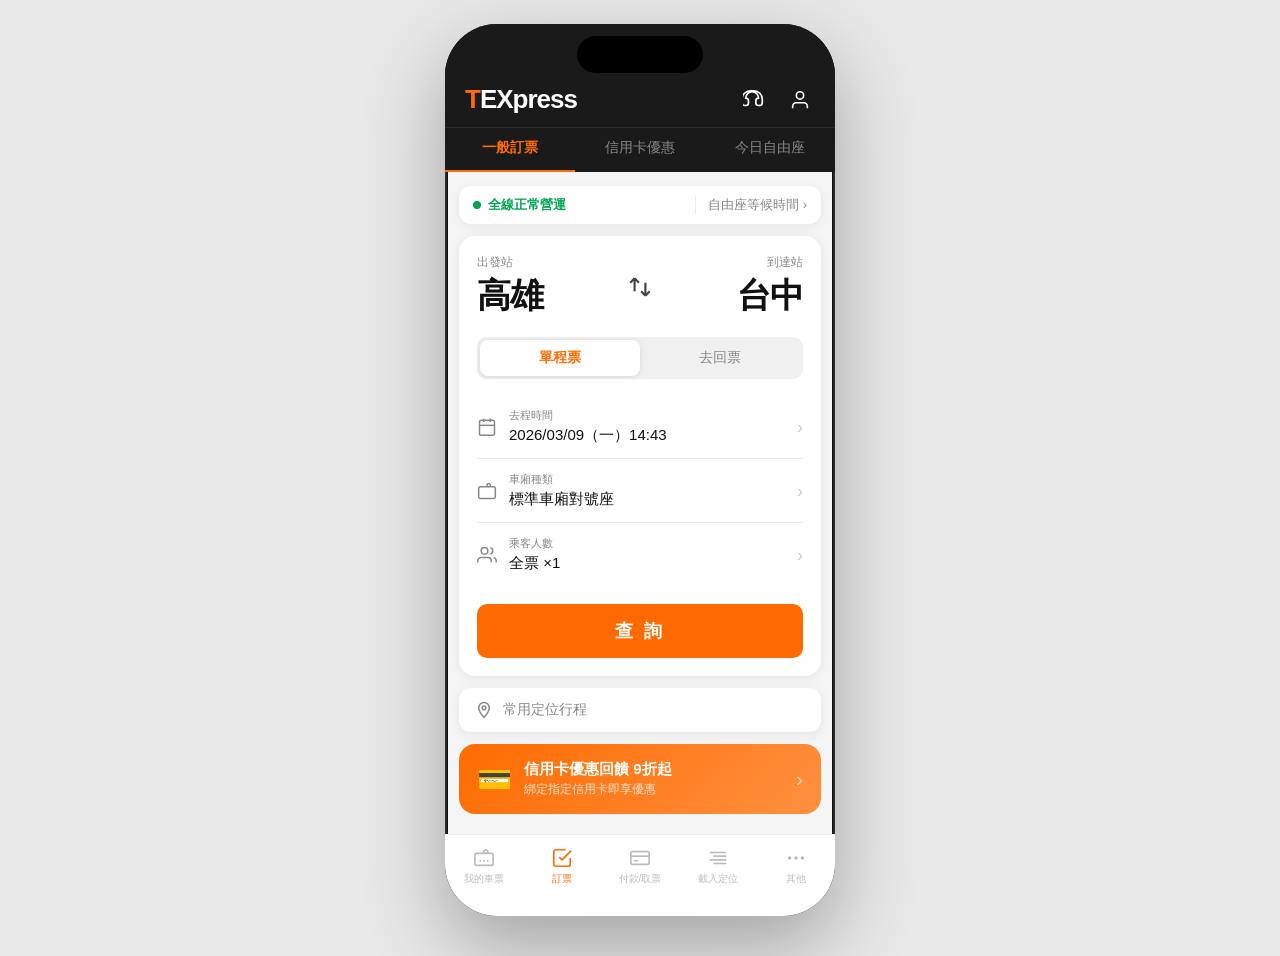
<file: index.html>
<!DOCTYPE html>
<html>
<head>
<meta charset="UTF-8">
<meta http-equiv="refresh" content="0; url=frontend/pages/booking.html">
</head>
<body>
<script>window.location.href = 'frontend/pages/booking.html';</script>
</body>
</html>
</file>
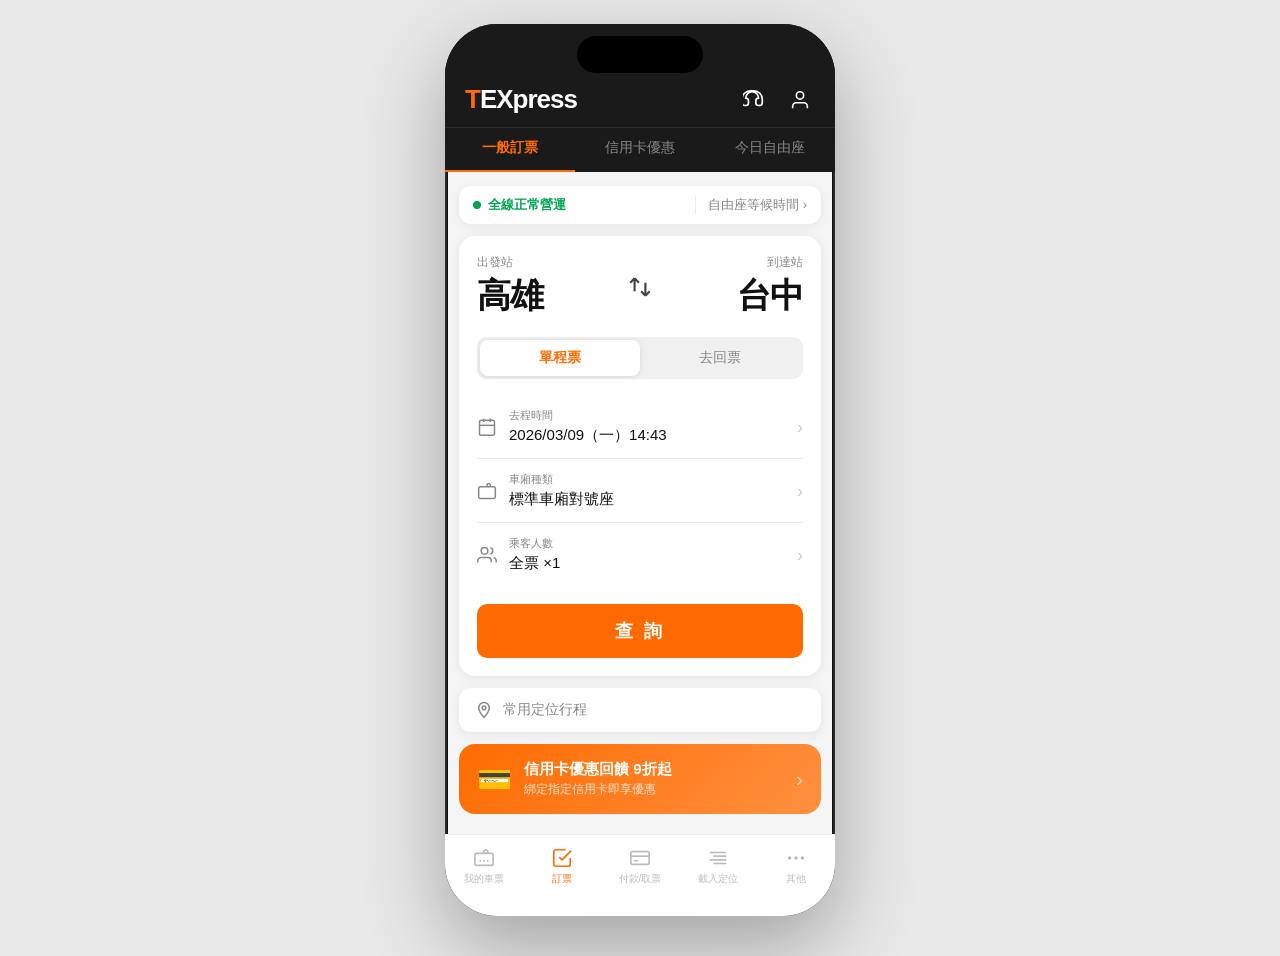
<file: frontend/pages/booking.html>
<!DOCTYPE html>
<html lang="zh-Hant">
<head>
<meta charset="UTF-8">
<meta name="viewport" content="width=device-width, initial-scale=1.0">
<title>TEXpress | 訂票</title>
<link rel="stylesheet" href="../css/style.css">
<style>
.status-bar {
  display: flex; align-items: center; justify-content: space-between;
  background: #fff; border-radius: 12px; padding: 10px 14px;
  margin-bottom: 12px; box-shadow: var(--shadow);
}
.status-ok { display: flex; align-items: center; gap: 7px; color: var(--green); font-size: 13px; font-weight: 600; }
.status-free { color: var(--text3); font-size: 13px; border-left: 1px solid var(--border); padding-left: 12px; cursor: pointer; }
.status-free:hover { color: var(--orange); }

.station-row {
  display: flex; align-items: center; justify-content: space-between; margin-bottom: 18px;
}
.station-box { flex: 1; }
.station-box.right { text-align: right; }
.station-label { font-size: 12px; color: var(--text3); margin-bottom: 2px; }
.station-name { font-size: 34px; font-weight: 800; color: var(--text); letter-spacing: -1px; cursor: pointer; }
.station-name:hover { color: var(--orange); }

.swap-btn {
  width: 52px; display: flex; align-items: center; justify-content: center;
  flex-shrink: 0; cursor: pointer; flex-direction: column; gap: 2px;
  padding: 8px; border-radius: 50%; transition: background 0.15s;
}
.swap-btn:hover { background: var(--gray-light); }
.swap-btn svg { width: 26px; height: 26px; stroke: var(--text2); fill: none; stroke-width: 2; }

.ticket-toggle {
  display: flex; background: var(--gray-light); border-radius: 10px; padding: 3px; margin-bottom: 16px;
}
.ticket-toggle button {
  flex: 1; border: none; background: transparent; padding: 9px;
  border-radius: 8px; font-size: 14px; color: var(--text3); cursor: pointer; font-family: inherit;
  transition: all 0.2s;
}
.ticket-toggle button.active {
  background: #fff; color: var(--orange); font-weight: 700;
  box-shadow: 0 1px 6px rgba(0,0,0,0.1);
}

.quick-loc {
  background: #fff; border-radius: 12px; padding: 13px 16px;
  margin-bottom: 12px; display: flex; align-items: center; gap: 10px;
  color: var(--text3); font-size: 14px; box-shadow: var(--shadow); cursor: pointer;
  transition: all 0.15s;
}
.quick-loc:hover { color: var(--orange); }
.loc-pin { width: 18px; height: 18px; stroke: currentColor; fill: none; stroke-width: 2; flex-shrink: 0; }

.promo-card {
  background: linear-gradient(135deg, var(--orange) 0%, #ff9040 100%);
  border-radius: var(--radius); padding: 16px 18px; margin-bottom: 12px;
  display: flex; align-items: center; gap: 12px; cursor: pointer;
}
.promo-icon { font-size: 28px; }
.promo-text h4 { color: #fff; font-size: 15px; font-weight: 700; margin-bottom: 2px; }
.promo-text p { color: rgba(255,255,255,0.8); font-size: 12px; }
.promo-arrow { color: rgba(255,255,255,0.7); font-size: 20px; margin-left: auto; }

/* Station picker modal */
.modal-overlay {
  display: none; position: fixed; inset: 0; background: rgba(0,0,0,0.5);
  z-index: 200; align-items: flex-end; justify-content: center;
}
.modal-overlay.open { display: flex; }
.station-modal {
  background: #fff; width: 390px; border-radius: 24px 24px 0 0;
  padding: 0 0 40px; max-height: 70vh; overflow: hidden;
  display: flex; flex-direction: column;
  animation: slideUp 0.25s ease;
}
@keyframes slideUp { from { transform: translateY(100%); } to { transform: translateY(0); } }
.modal-handle { width: 40px; height: 4px; background: #ddd; border-radius: 2px; margin: 12px auto 0; }
.modal-header { padding: 16px 20px 12px; border-bottom: 1px solid var(--border); }
.modal-header h3 { font-size: 17px; font-weight: 700; margin-bottom: 12px; }
.modal-search {
  width: 100%; border: 1px solid var(--border); border-radius: 10px; padding: 10px 14px;
  font-size: 14px; font-family: inherit; outline: none; background: var(--gray-bg);
}
.modal-search:focus { border-color: var(--orange); background: #fff; }
.station-list { overflow-y: auto; flex: 1; }
.station-group-title { font-size: 12px; color: var(--text3); padding: 12px 20px 6px; font-weight: 600; }
.station-opt {
  display: flex; align-items: center; padding: 14px 20px; cursor: pointer;
  border-bottom: 1px solid var(--border); gap: 12px; transition: background 0.1s;
}
.station-opt:hover { background: var(--orange-light); }
.station-opt span { font-size: 16px; font-weight: 600; flex: 1; }
.station-opt small { color: var(--text3); font-size: 12px; }
</style>
</head>
<body>
<div class="phone">
  <div class="island"></div>

  <div class="topbar">
    <div class="topbar-main">
      <div class="brand"><span>T</span>EXpress</div>
      <div class="topbar-actions">
        <button title="客服">
          <svg viewBox="0 0 24 24"><path d="M12 2a9 9 0 0 1 9 9v4a3 3 0 0 1-3 3h-1a3 3 0 0 1-3-3v-2a3 3 0 0 1 3-3 7 7 0 1 0-14 0 3 3 0 0 1 3 3v2a3 3 0 0 1-3 3H2a3 3 0 0 1-3-3v-4a9 9 0 0 1 9-9z"/></svg>
        </button>
        <button title="帳號">
          <svg viewBox="0 0 24 24"><path d="M20 21v-2a4 4 0 0 0-4-4H8a4 4 0 0 0-4 4v2"/><circle cx="12" cy="7" r="4"/></svg>
        </button>
      </div>
    </div>
    <nav class="top-tabs">
      <a class="active" href="booking.html">一般訂票</a>
      <a href="credit-card.html">信用卡優惠</a>
      <a href="free-seat.html">今日自由座</a>
    </nav>
  </div>

  <div class="page-content">
    <!-- Status -->
    <div class="status-bar">
      <div class="status-ok"><span class="dot-green"></span>全線正常營運</div>
      <div class="status-free" onclick="window.location='free-seat.html'">自由座等候時間 ›</div>
    </div>

    <!-- Main booking card -->
    <div class="card">
      <div class="station-row">
        <div class="station-box">
          <div class="station-label">出發站</div>
          <div class="station-name" id="dep-name" onclick="openStationModal('dep')">高雄</div>
        </div>
        <div class="swap-btn" onclick="swapStations()" title="交換">
          <svg viewBox="0 0 24 24"><path d="M7 16V4m0 0L3 8m4-4l4 4"/><path d="M17 8v12m0 0l4-4m-4 4l-4-4"/></svg>
        </div>
        <div class="station-box right">
          <div class="station-label">到達站</div>
          <div class="station-name" id="arr-name" onclick="openStationModal('arr')">台中</div>
        </div>
      </div>

      <div class="ticket-toggle">
        <button class="active" id="btn-single" onclick="setTicketType('single')">單程票</button>
        <button id="btn-round" onclick="setTicketType('round')">去回票</button>
      </div>

      <div class="field-row" onclick="openDatePicker()">
        <svg class="field-icon" viewBox="0 0 24 24"><rect x="3" y="4" width="18" height="18" rx="2"/><line x1="16" y1="2" x2="16" y2="6"/><line x1="8" y1="2" x2="8" y2="6"/><line x1="3" y1="10" x2="21" y2="10"/></svg>
        <div class="field-body">
          <div class="field-label">去程時間</div>
          <div class="field-val" id="dep-date">2026/03/09（一）14:43</div>
        </div>
        <div class="field-chevron">›</div>
      </div>

      <div class="field-row" id="return-row" style="display:none" onclick="openDatePicker()">
        <svg class="field-icon" viewBox="0 0 24 24"><rect x="3" y="4" width="18" height="18" rx="2"/><line x1="16" y1="2" x2="16" y2="6"/><line x1="8" y1="2" x2="8" y2="6"/><line x1="3" y1="10" x2="21" y2="10"/></svg>
        <div class="field-body">
          <div class="field-label">回程時間</div>
          <div class="field-val" id="ret-date">2026/03/10（二）18:00</div>
        </div>
        <div class="field-chevron">›</div>
      </div>

      <div class="field-row" onclick="openCarTypeModal()">
        <svg class="field-icon" viewBox="0 0 24 24"><rect x="2" y="7" width="20" height="14" rx="2"/><path d="M16 7V5a2 2 0 0 0-4 0v2M8 14h.01M12 14h.01M16 14h.01"/></svg>
        <div class="field-body">
          <div class="field-label">車廂種類</div>
          <div class="field-val" id="car-type">標準車廂對號座</div>
        </div>
        <div class="field-chevron">›</div>
      </div>

      <div class="field-row" style="border-bottom:none" onclick="openPassengerModal()">
        <svg class="field-icon" viewBox="0 0 24 24"><path d="M17 21v-2a4 4 0 0 0-4-4H5a4 4 0 0 0-4 4v2"/><circle cx="9" cy="7" r="4"/><path d="M23 21v-2a4 4 0 0 0-3-3.87M16 3.13a4 4 0 0 1 0 7.75"/></svg>
        <div class="field-body">
          <div class="field-label">乘客人數</div>
          <div class="field-val" id="passenger-val">全票 ×1</div>
        </div>
        <div class="field-chevron">›</div>
      </div>

      <a class="btn btn-primary" style="margin-top:18px;letter-spacing:3px;font-size:18px" href="train-list.html" id="search-btn">查 詢</a>
    </div>

    <!-- Quick location -->
    <div class="quick-loc" onclick="alert('常用行程功能')">
      <svg class="loc-pin" viewBox="0 0 24 24"><path d="M12 2C8.13 2 5 5.13 5 9c0 5.25 7 13 7 13s7-7.75 7-13c0-3.87-3.13-7-7-7z"/><circle cx="12" cy="9" r="2.5"/></svg>
      常用定位行程
    </div>

    <!-- Promo card -->
    <div class="promo-card" onclick="window.location='credit-card.html'">
      <div class="promo-icon">💳</div>
      <div class="promo-text">
        <h4>信用卡優惠回饋 9折起</h4>
        <p>綁定指定信用卡即享優惠</p>
      </div>
      <div class="promo-arrow">›</div>
    </div>
  </div>

  <nav class="bottom-nav">
    <a href="my-ticket.html" class="nav-item">
      <svg viewBox="0 0 24 24"><rect x="2" y="7" width="20" height="13" rx="2"/><path d="M16 7V5a2 2 0 0 0-4 0v2"/><line x1="8" y1="15" x2="8" y2="15" stroke-linecap="round" stroke-width="2"/><line x1="12" y1="15" x2="12" y2="15" stroke-linecap="round" stroke-width="2"/><line x1="16" y1="15" x2="16" y2="15" stroke-linecap="round" stroke-width="2"/></svg>
      我的車票
    </a>
    <a href="booking.html" class="nav-item active">
      <svg viewBox="0 0 24 24"><path d="M9 11l3 3L22 4"/><path d="M21 12v7a2 2 0 0 1-2 2H5a2 2 0 0 1-2-2V5a2 2 0 0 1 2-2h11"/></svg>
      訂票
    </a>
    <a href="payment.html" class="nav-item">
      <svg viewBox="0 0 24 24"><rect x="2" y="5" width="20" height="14" rx="2"/><line x1="2" y1="10" x2="22" y2="10"/><line x1="6" y1="15" x2="9" y2="15" stroke-linecap="round"/></svg>
      付款/取票
    </a>
    <a href="free-seat.html" class="nav-item">
      <svg viewBox="0 0 24 24"><path d="M21 10H7M21 6H3M21 14H3M21 18H7"/></svg>
      載入定位
    </a>
    <a href="other.html" class="nav-item">
      <svg viewBox="0 0 24 24"><circle cx="12" cy="12" r="1" fill="currentColor"/><circle cx="19" cy="12" r="1" fill="currentColor"/><circle cx="5" cy="12" r="1" fill="currentColor"/></svg>
      其他
    </a>
  </nav>
</div>

<!-- Station Picker Modal -->
<div class="modal-overlay" id="station-modal">
  <div class="station-modal">
    <div class="modal-handle"></div>
    <div class="modal-header">
      <h3 id="modal-title">選擇出發站</h3>
      <input class="modal-search" type="text" placeholder="搜尋車站..." id="station-search" oninput="filterStations()">
    </div>
    <div class="station-list" id="station-list"></div>
  </div>
</div>

<script>
const STATIONS = [
  {name:'南港', en:'Nangang'}, {name:'台北', en:'Taipei'}, {name:'板橋', en:'Banqiao'},
  {name:'桃園', en:'Taoyuan'}, {name:'新竹', en:'Hsinchu'}, {name:'苗栗', en:'Miaoli'},
  {name:'台中', en:'Taichung'}, {name:'彰化', en:'Changhua'}, {name:'雲林', en:'Yunlin'},
  {name:'嘉義', en:'Chiayi'}, {name:'台南', en:'Tainan'}, {name:'左營', en:'Zuoying'},
  {name:'高雄', en:'Kaohsiung'}
];

let currentField = 'dep';
let depStation = '高雄', arrStation = '台中';

function openStationModal(field) {
  currentField = field;
  document.getElementById('modal-title').textContent = field === 'dep' ? '選擇出發站' : '選擇到達站';
  document.getElementById('station-search').value = '';
  renderStations(STATIONS);
  document.getElementById('station-modal').classList.add('open');
}

function renderStations(list) {
  const el = document.getElementById('station-list');
  el.innerHTML = '<div class="station-group-title">所有車站（由北至南）</div>' +
    list.map(s => `
      <div class="station-opt" onclick="selectStation('${s.name}')">
        <span>${s.name}</span>
        <small>${s.en}</small>
      </div>`).join('');
}

function filterStations() {
  const q = document.getElementById('station-search').value;
  renderStations(STATIONS.filter(s => s.name.includes(q) || s.en.toLowerCase().includes(q.toLowerCase())));
}

function selectStation(name) {
  if(currentField === 'dep') { depStation = name; document.getElementById('dep-name').textContent = name; }
  else { arrStation = name; document.getElementById('arr-name').textContent = name; }
  document.getElementById('station-modal').classList.remove('open');
}

function swapStations() {
  [depStation, arrStation] = [arrStation, depStation];
  document.getElementById('dep-name').textContent = depStation;
  document.getElementById('arr-name').textContent = arrStation;
}

document.getElementById('station-modal').addEventListener('click', function(e){
  if(e.target === this) this.classList.remove('open');
});

function setTicketType(t) {
  document.getElementById('btn-single').classList.toggle('active', t==='single');
  document.getElementById('btn-round').classList.toggle('active', t==='round');
  document.getElementById('return-row').style.display = t==='round' ? 'flex' : 'none';
}

function openDatePicker() { alert('日期選擇器（Demo：已設定 2026/03/09）'); }
function openCarTypeModal() { alert('車廂種類：標準車廂對號座'); }
function openPassengerModal() { alert('乘客人數設定（Demo：全票×1）'); }
</script>
</body>
</html>
</file>
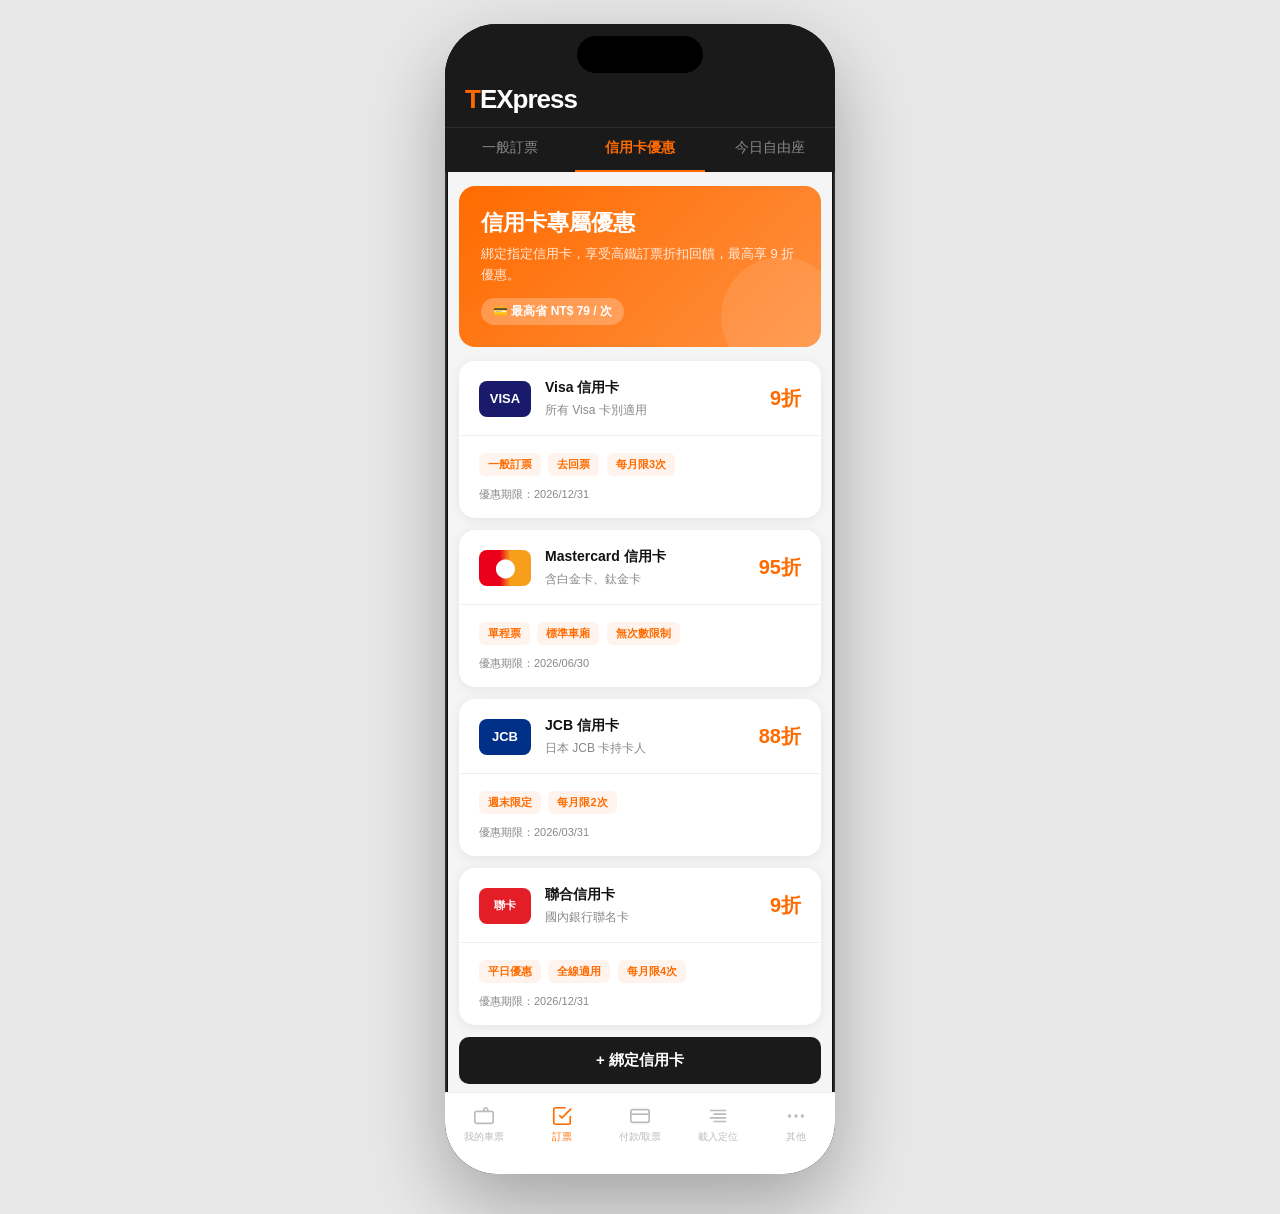
<file: frontend/pages/credit-card.html>
<!DOCTYPE html>
<html lang="zh-Hant">
<head>
<meta charset="UTF-8">
<meta name="viewport" content="width=device-width, initial-scale=1.0">
<title>TEXpress | 信用卡優惠</title>
<link rel="stylesheet" href="../css/style.css">
<style>
.promo-hero {
  background: linear-gradient(135deg, var(--orange) 0%, #ff9040 100%);
  border-radius: var(--radius); padding: 22px; margin-bottom: 14px;
  position: relative; overflow: hidden;
}
.promo-hero::before { content: ''; position: absolute; right: -20px; bottom: -30px; width: 120px; height: 120px; background: rgba(255,255,255,0.1); border-radius: 50%; }
.promo-hero h2 { color: #fff; font-size: 22px; font-weight: 900; margin-bottom: 6px; }
.promo-hero p { color: rgba(255,255,255,0.85); font-size: 13px; line-height: 1.6; }
.promo-hero .badge { display: inline-block; background: rgba(255,255,255,0.25); color: #fff; font-size: 12px; font-weight: 700; padding: 5px 12px; border-radius: 20px; margin-top: 12px; }

.card-promo {
  background: #fff; border-radius: var(--radius); overflow: hidden;
  box-shadow: var(--shadow); margin-bottom: 12px; cursor: pointer;
  border: 2px solid transparent; transition: border-color 0.2s;
}
.card-promo:hover { border-color: var(--orange); }
.cp-header { padding: 16px 18px; display: flex; align-items: center; gap: 14px; border-bottom: 1px solid var(--border); }
.card-icon { width: 52px; height: 36px; border-radius: 8px; display: flex; align-items: center; justify-content: center; font-weight: 900; font-size: 13px; flex-shrink: 0; }
.ci-visa { background: #1a1a6b; color: #fff; }
.ci-master { background: linear-gradient(90deg, #eb001b 40%, #f79e1b 60%); color: #fff; font-size: 18px; }
.ci-jcb { background: #003087; color: #fff; }
.ci-ucard { background: #e41e26; color: #fff; font-size: 11px; }
.cp-info { flex: 1; }
.cp-info h4 { font-size: 14px; font-weight: 700; color: var(--text); margin-bottom: 3px; }
.cp-info small { font-size: 12px; color: var(--text3); }
.cp-discount { font-size: 20px; font-weight: 900; color: var(--orange); white-space: nowrap; }
.cp-body { padding: 14px 18px; }
.cp-tag { display: inline-block; background: var(--orange-light); color: var(--orange); font-size: 11px; font-weight: 600; padding: 4px 9px; border-radius: 6px; margin: 3px 3px 3px 0; }
.cp-expire { font-size: 11px; color: var(--text3); margin-top: 8px; }

.bind-btn { display: block; width: 100%; background: var(--dark); color: #fff; border: none; border-radius: var(--radius-sm); padding: 14px; font-size: 15px; font-weight: 700; font-family: inherit; cursor: pointer; text-align: center; margin-top: 4px; text-decoration: none; transition: background 0.15s; }
.bind-btn:hover { background: var(--dark2); }
</style>
</head>
<body>
<div class="phone">
  <div class="island"></div>
  <div class="topbar">
    <div class="topbar-main">
      <div class="brand"><span>T</span>EXpress</div>
    </div>
    <nav class="top-tabs">
      <a href="booking.html">一般訂票</a>
      <a class="active" href="credit-card.html">信用卡優惠</a>
      <a href="free-seat.html">今日自由座</a>
    </nav>
  </div>

  <div class="page-content">
    <div class="promo-hero">
      <h2>信用卡專屬優惠</h2>
      <p>綁定指定信用卡，享受高鐵訂票折扣回饋，最高享 9 折優惠。</p>
      <div class="badge">💳 最高省 NT$ 79 / 次</div>
    </div>

    <div class="card-promo" onclick="alert('綁定 Visa 信用卡')">
      <div class="cp-header">
        <div class="card-icon ci-visa">VISA</div>
        <div class="cp-info">
          <h4>Visa 信用卡</h4>
          <small>所有 Visa 卡別適用</small>
        </div>
        <div class="cp-discount">9折</div>
      </div>
      <div class="cp-body">
        <span class="cp-tag">一般訂票</span>
        <span class="cp-tag">去回票</span>
        <span class="cp-tag">每月限3次</span>
        <div class="cp-expire">優惠期限：2026/12/31</div>
      </div>
    </div>

    <div class="card-promo" onclick="alert('綁定 Mastercard 信用卡')">
      <div class="cp-header">
        <div class="card-icon ci-master">⬤</div>
        <div class="cp-info">
          <h4>Mastercard 信用卡</h4>
          <small>含白金卡、鈦金卡</small>
        </div>
        <div class="cp-discount">95折</div>
      </div>
      <div class="cp-body">
        <span class="cp-tag">單程票</span>
        <span class="cp-tag">標準車廂</span>
        <span class="cp-tag">無次數限制</span>
        <div class="cp-expire">優惠期限：2026/06/30</div>
      </div>
    </div>

    <div class="card-promo" onclick="alert('綁定 JCB 信用卡')">
      <div class="cp-header">
        <div class="card-icon ci-jcb">JCB</div>
        <div class="cp-info">
          <h4>JCB 信用卡</h4>
          <small>日本 JCB 卡持卡人</small>
        </div>
        <div class="cp-discount">88折</div>
      </div>
      <div class="cp-body">
        <span class="cp-tag">週末限定</span>
        <span class="cp-tag">每月限2次</span>
        <div class="cp-expire">優惠期限：2026/03/31</div>
      </div>
    </div>

    <div class="card-promo" onclick="alert('綁定聯合信用卡')">
      <div class="cp-header">
        <div class="card-icon ci-ucard">聯卡</div>
        <div class="cp-info">
          <h4>聯合信用卡</h4>
          <small>國內銀行聯名卡</small>
        </div>
        <div class="cp-discount">9折</div>
      </div>
      <div class="cp-body">
        <span class="cp-tag">平日優惠</span>
        <span class="cp-tag">全線適用</span>
        <span class="cp-tag">每月限4次</span>
        <div class="cp-expire">優惠期限：2026/12/31</div>
      </div>
    </div>

    <a class="bind-btn" href="#">+ 綁定信用卡</a>
  </div>

  <nav class="bottom-nav">
    <a href="my-ticket.html" class="nav-item"><svg viewBox="0 0 24 24"><rect x="2" y="7" width="20" height="13" rx="2"/><path d="M16 7V5a2 2 0 0 0-4 0v2"/></svg>我的車票</a>
    <a href="booking.html" class="nav-item active"><svg viewBox="0 0 24 24"><path d="M9 11l3 3L22 4"/><path d="M21 12v7a2 2 0 0 1-2 2H5a2 2 0 0 1-2-2V5a2 2 0 0 1 2-2h11"/></svg>訂票</a>
    <a href="payment.html" class="nav-item"><svg viewBox="0 0 24 24"><rect x="2" y="5" width="20" height="14" rx="2"/><line x1="2" y1="10" x2="22" y2="10"/></svg>付款/取票</a>
    <a href="free-seat.html" class="nav-item"><svg viewBox="0 0 24 24"><path d="M21 10H7M21 6H3M21 14H3M21 18H7"/></svg>載入定位</a>
    <a href="other.html" class="nav-item"><svg viewBox="0 0 24 24"><circle cx="12" cy="12" r="1" fill="currentColor"/><circle cx="19" cy="12" r="1" fill="currentColor"/><circle cx="5" cy="12" r="1" fill="currentColor"/></svg>其他</a>
  </nav>
</div>
</body>
</html>
</file>
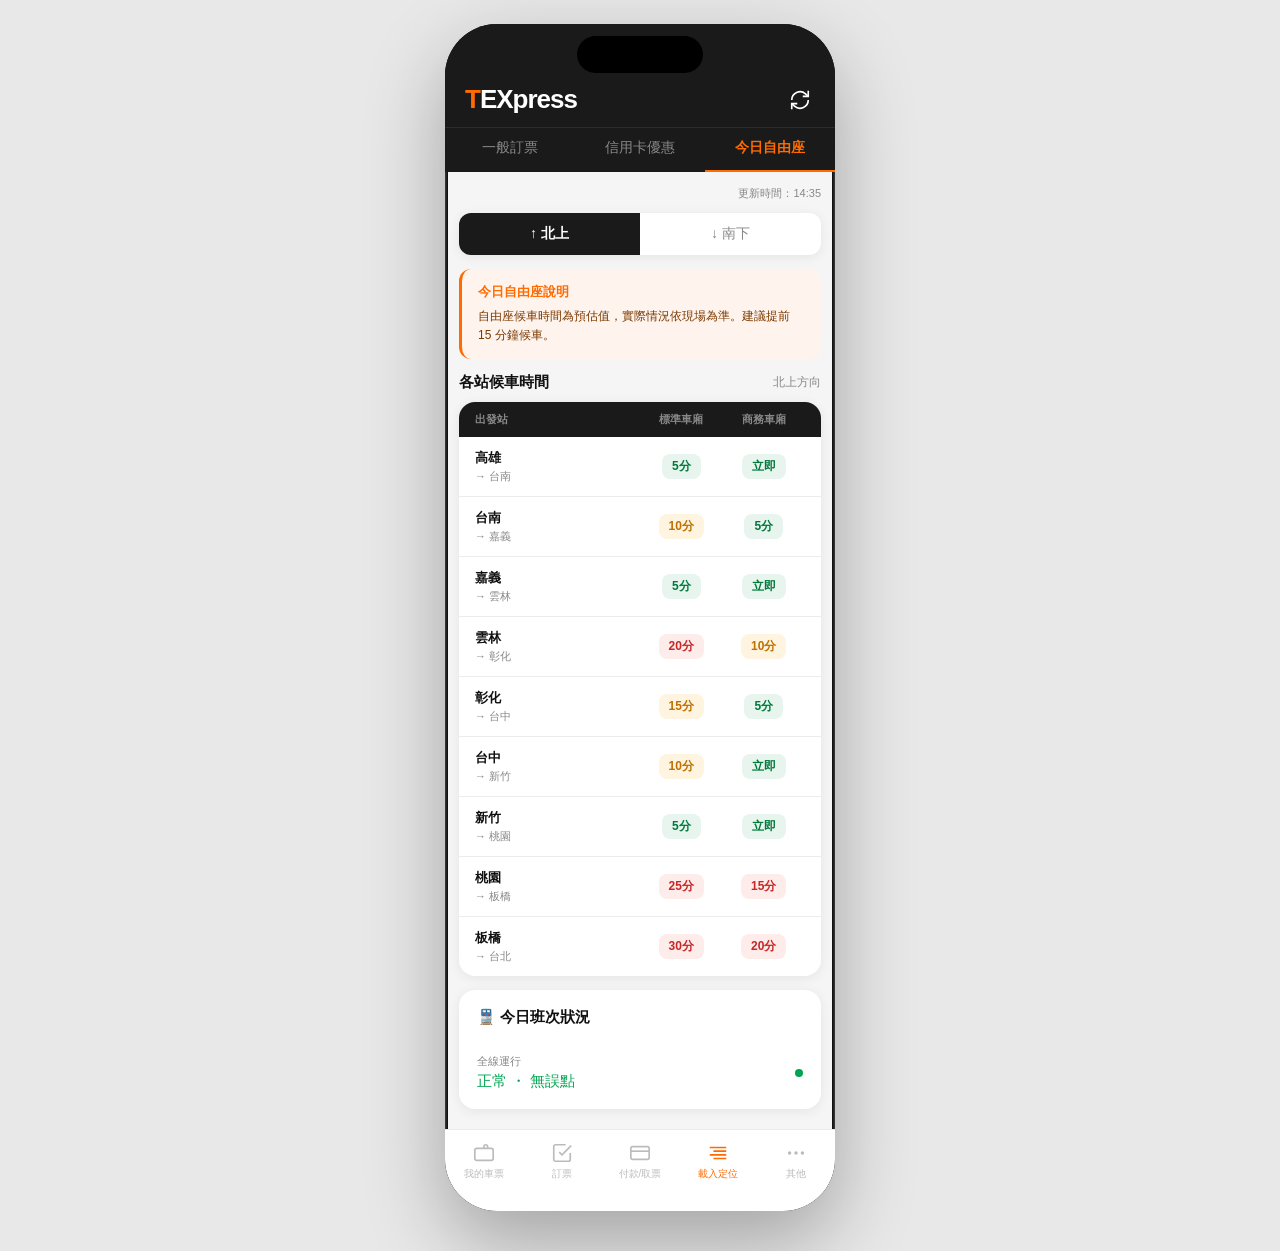
<file: frontend/pages/free-seat.html>
<!DOCTYPE html>
<html lang="zh-Hant">
<head>
<meta charset="UTF-8">
<meta name="viewport" content="width=device-width, initial-scale=1.0">
<title>TEXpress | 今日自由座</title>
<link rel="stylesheet" href="../css/style.css">
<style>
.section-hd { display: flex; align-items: center; justify-content: space-between; margin-bottom: 10px; }
.section-hd h3 { font-size: 15px; font-weight: 700; color: var(--text); }
.section-hd span { font-size: 12px; color: var(--text3); }
.updated { font-size: 11px; color: var(--text3); text-align: right; margin-bottom: 12px; }

.wait-table { background: #fff; border-radius: var(--radius); overflow: hidden; box-shadow: var(--shadow); margin-bottom: 14px; }
.wait-header { display: grid; grid-template-columns: 2fr 1fr 1fr; background: var(--dark); padding: 10px 16px; }
.wait-header span { font-size: 11px; color: #888; font-weight: 600; text-align: center; }
.wait-header span:first-child { text-align: left; }
.wait-row { display: grid; grid-template-columns: 2fr 1fr 1fr; padding: 12px 16px; border-bottom: 1px solid var(--border); align-items: center; }
.wait-row:last-child { border-bottom: none; }
.station-pair { font-size: 13px; font-weight: 600; color: var(--text); }
.station-pair span { display: block; font-size: 11px; color: var(--text3); font-weight: 400; margin-top: 2px; }
.wait-time { text-align: center; }
.wait-badge { display: inline-block; font-size: 12px; font-weight: 700; padding: 4px 10px; border-radius: 8px; }
.w-good { background: #e8f5ee; color: #00793b; }
.w-mid { background: #fff4e0; color: #c07000; }
.w-long { background: #fdecea; color: #c62828; }

.direction-toggle { display: flex; gap: 0; background: #fff; border-radius: 12px; box-shadow: var(--shadow); margin-bottom: 14px; overflow: hidden; }
.dir-btn { flex: 1; text-align: center; padding: 12px; font-size: 14px; color: var(--text3); cursor: pointer; transition: all 0.2s; font-family: inherit; border: none; background: transparent; font-weight: 500; }
.dir-btn.active { background: var(--dark); color: #fff; font-weight: 700; }

.info-banner { background: var(--orange-light); border-radius: 12px; padding: 14px 16px; margin-bottom: 14px; border-left: 3px solid var(--orange); }
.info-banner h4 { font-size: 13px; font-weight: 700; color: var(--orange); margin-bottom: 6px; }
.info-banner p { font-size: 12px; color: #7a3800; line-height: 1.6; }
</style>
</head>
<body>
<div class="phone">
  <div class="island"></div>
  <div class="topbar">
    <div class="topbar-main">
      <div class="brand"><span>T</span>EXpress</div>
      <div class="topbar-actions">
        <button onclick="refreshData()"><svg viewBox="0 0 24 24"><path d="M21 2v6h-6"/><path d="M3 12a9 9 0 0 1 15-6.7L21 8"/><path d="M3 22v-6h6"/><path d="M21 12a9 9 0 0 1-15 6.7L3 16"/></svg></button>
      </div>
    </div>
    <nav class="top-tabs">
      <a href="booking.html">一般訂票</a>
      <a href="credit-card.html">信用卡優惠</a>
      <a class="active" href="free-seat.html">今日自由座</a>
    </nav>
  </div>

  <div class="page-content">
    <div class="updated" id="updated-time">更新時間：14:35</div>

    <div class="direction-toggle">
      <button class="dir-btn active" onclick="setDir('north',this)">↑ 北上</button>
      <button class="dir-btn" onclick="setDir('south',this)">↓ 南下</button>
    </div>

    <div class="info-banner">
      <h4>今日自由座說明</h4>
      <p>自由座候車時間為預估值，實際情況依現場為準。建議提前 15 分鐘候車。</p>
    </div>

    <div class="section-hd">
      <h3>各站候車時間</h3>
      <span id="dir-label">北上方向</span>
    </div>

    <div class="wait-table">
      <div class="wait-header">
        <span>出發站</span>
        <span>標準車廂</span>
        <span>商務車廂</span>
      </div>
      <div id="wait-rows"></div>
    </div>

    <div class="card">
      <div class="card-title">🚆 今日班次狀況</div>
      <div class="field-row" style="border-bottom:none;padding-bottom:0">
        <div class="field-body">
          <div class="field-label">全線運行</div>
          <div class="field-val" style="color:var(--green)">正常 ・ 無誤點</div>
        </div>
        <span class="dot-green"></span>
      </div>
    </div>
  </div>

  <nav class="bottom-nav">
    <a href="my-ticket.html" class="nav-item"><svg viewBox="0 0 24 24"><rect x="2" y="7" width="20" height="13" rx="2"/><path d="M16 7V5a2 2 0 0 0-4 0v2"/></svg>我的車票</a>
    <a href="booking.html" class="nav-item"><svg viewBox="0 0 24 24"><path d="M9 11l3 3L22 4"/><path d="M21 12v7a2 2 0 0 1-2 2H5a2 2 0 0 1-2-2V5a2 2 0 0 1 2-2h11"/></svg>訂票</a>
    <a href="payment.html" class="nav-item"><svg viewBox="0 0 24 24"><rect x="2" y="5" width="20" height="14" rx="2"/><line x1="2" y1="10" x2="22" y2="10"/></svg>付款/取票</a>
    <a href="free-seat.html" class="nav-item active"><svg viewBox="0 0 24 24"><path d="M21 10H7M21 6H3M21 14H3M21 18H7"/></svg>載入定位</a>
    <a href="other.html" class="nav-item"><svg viewBox="0 0 24 24"><circle cx="12" cy="12" r="1" fill="currentColor"/><circle cx="19" cy="12" r="1" fill="currentColor"/><circle cx="5" cy="12" r="1" fill="currentColor"/></svg>其他</a>
  </nav>
</div>
<script>
const DATA = {
  north: [
    {from:'高雄', to:'台南', std:'5分', stdC:'w-good', bus:'立即', busC:'w-good'},
    {from:'台南', to:'嘉義', std:'10分', stdC:'w-mid', bus:'5分', busC:'w-good'},
    {from:'嘉義', to:'雲林', std:'5分', stdC:'w-good', bus:'立即', busC:'w-good'},
    {from:'雲林', to:'彰化', std:'20分', stdC:'w-long', bus:'10分', busC:'w-mid'},
    {from:'彰化', to:'台中', std:'15分', stdC:'w-mid', bus:'5分', busC:'w-good'},
    {from:'台中', to:'新竹', std:'10分', stdC:'w-mid', bus:'立即', busC:'w-good'},
    {from:'新竹', to:'桃園', std:'5分', stdC:'w-good', bus:'立即', busC:'w-good'},
    {from:'桃園', to:'板橋', std:'25分', stdC:'w-long', bus:'15分', busC:'w-long'},
    {from:'板橋', to:'台北', std:'30分', stdC:'w-long', bus:'20分', busC:'w-long'},
  ],
  south: [
    {from:'南港', to:'台北', std:'20分', stdC:'w-long', bus:'15分', busC:'w-long'},
    {from:'台北', to:'板橋', std:'25分', stdC:'w-long', bus:'10分', busC:'w-mid'},
    {from:'板橋', to:'桃園', std:'10分', stdC:'w-mid', bus:'5分', busC:'w-good'},
    {from:'桃園', to:'新竹', std:'5分', stdC:'w-good', bus:'立即', busC:'w-good'},
    {from:'新竹', to:'台中', std:'15分', stdC:'w-mid', bus:'5分', busC:'w-good'},
    {from:'台中', to:'彰化', std:'5分', stdC:'w-good', bus:'立即', busC:'w-good'},
    {from:'彰化', to:'嘉義', std:'10分', stdC:'w-mid', bus:'立即', busC:'w-good'},
    {from:'嘉義', to:'台南', std:'5分', stdC:'w-good', bus:'立即', busC:'w-good'},
    {from:'台南', to:'左營', std:'20分', stdC:'w-long', bus:'10分', busC:'w-mid'},
  ]
};
let currentDir = 'north';

function setDir(d, el){
  currentDir = d;
  document.querySelectorAll('.dir-btn').forEach(b => b.classList.remove('active'));
  el.classList.add('active');
  document.getElementById('dir-label').textContent = d==='north' ? '北上方向' : '南下方向';
  renderTable();
}

function renderTable(){
  const rows = DATA[currentDir];
  document.getElementById('wait-rows').innerHTML = rows.map(r => `
    <div class="wait-row">
      <div class="station-pair">${r.from}<span>→ ${r.to}</span></div>
      <div class="wait-time"><span class="wait-badge ${r.stdC}">${r.std}</span></div>
      <div class="wait-time"><span class="wait-badge ${r.busC}">${r.bus}</span></div>
    </div>`).join('');
}

function refreshData(){
  const now = new Date();
  document.getElementById('updated-time').textContent = `更新時間：${now.getHours().toString().padStart(2,'0')}:${now.getMinutes().toString().padStart(2,'0')}`;
  renderTable();
}

renderTable();
</script>
</body>
</html>
</file>
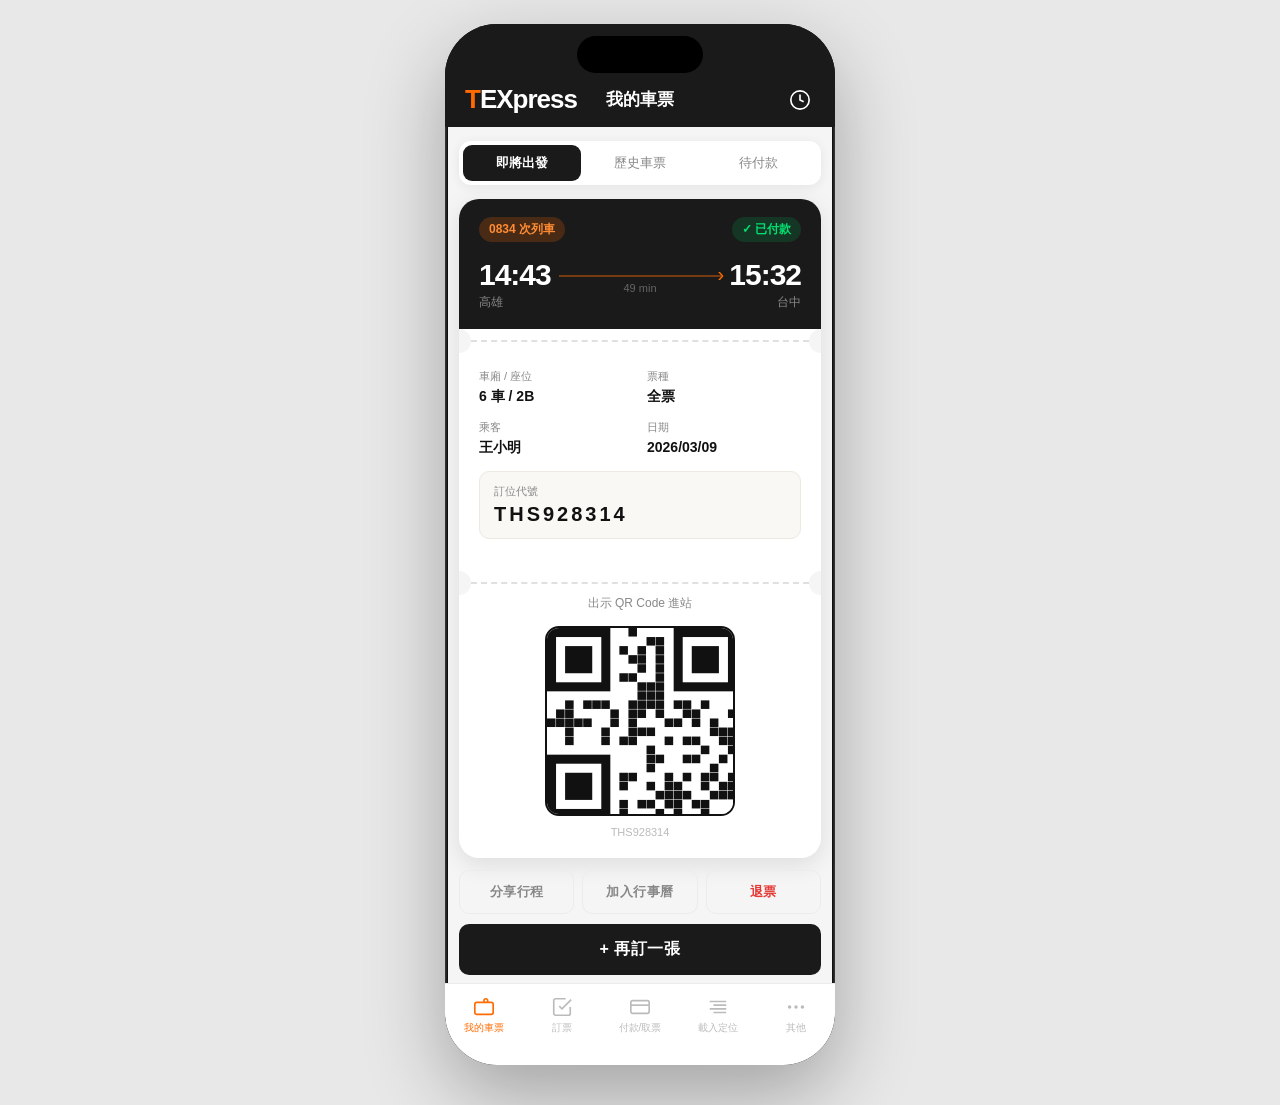
<file: frontend/pages/my-ticket.html>
<!DOCTYPE html>
<html lang="zh-Hant">
<head>
<meta charset="UTF-8">
<meta name="viewport" content="width=device-width, initial-scale=1.0">
<title>TEXpress | 我的車票</title>
<link rel="stylesheet" href="../css/style.css">
<style>
.tab-switch { display: flex; background: #fff; border-radius: 12px; padding: 4px; margin-bottom: 14px; box-shadow: var(--shadow); }
.tab-switch a { flex: 1; text-align: center; padding: 9px; border-radius: 9px; font-size: 13px; color: var(--text3); text-decoration: none; transition: all 0.2s; }
.tab-switch a.active { background: var(--dark); color: #fff; font-weight: 600; }

.ticket-card {
  background: #fff; border-radius: 20px; overflow: hidden;
  box-shadow: 0 6px 24px rgba(0,0,0,0.1); margin-bottom: 12px;
}
.ticket-hd { background: var(--dark); padding: 18px 20px; }
.ticket-hd-row { display: flex; align-items: center; justify-content: space-between; margin-bottom: 16px; }
.ticket-badge-no { background: rgba(255,107,0,0.2); color: #FF8C33; font-size: 12px; font-weight: 700; padding: 4px 10px; border-radius: 20px; }
.ticket-badge-ok { background: rgba(0,165,81,0.2); color: #00e070; font-size: 12px; font-weight: 600; padding: 4px 10px; border-radius: 20px; }
.ticket-route { display: flex; align-items: center; }
.tkt-t { font-size: 30px; font-weight: 900; color: #fff; letter-spacing: -1px; }
.tkt-c { font-size: 12px; color: #888; margin-top: 2px; }
.tkt-mid { flex: 1; display: flex; flex-direction: column; align-items: center; gap: 5px; padding: 0 8px; }
.tkt-line { width: 100%; height: 1.5px; background: rgba(255,107,0,0.4); position: relative; }
.tkt-line::after { content: '›'; position: absolute; right: -3px; top: -12px; color: var(--orange); font-size: 20px; }
.tkt-dur-text { font-size: 11px; color: #666; }
.tkt-right { text-align: right; }

.ticket-perf {
  background: #fff; display: flex; align-items: center; position: relative; overflow: visible;
}
.perf-hole { width: 24px; height: 24px; background: var(--gray-bg); border-radius: 50%; flex-shrink: 0; }
.perf-line { flex: 1; border-top: 2px dashed #e0e0e0; }

.ticket-body { padding: 16px 20px; }
.ticket-grid { display: grid; grid-template-columns: 1fr 1fr; gap: 14px; margin-bottom: 16px; }
.tf span { font-size: 11px; color: var(--text3); display: block; margin-bottom: 3px; }
.tf strong { font-size: 14px; color: var(--text); font-weight: 700; }
.code-box { grid-column: 1/-1; background: #faf8f5; border-radius: 10px; padding: 12px 14px; border: 1px solid #ede9e0; }
.code-box span { font-size: 11px; color: var(--text3); margin-bottom: 4px; display: block; }
.code-box strong { font-size: 20px; letter-spacing: 3px; color: var(--text); font-weight: 900; }

.qr-section { padding: 0 20px 20px; display: flex; flex-direction: column; align-items: center; }
.qr-label-text { font-size: 12px; color: var(--text3); margin-bottom: 14px; }
.qr-wrap { width: 190px; height: 190px; background: #fff; border: 2px solid #111; border-radius: 14px; overflow: hidden; margin-bottom: 10px; }
.qr-hint-text { font-size: 11px; color: #bbb; }

.action-btns { display: flex; gap: 8px; margin-bottom: 10px; }
.action-btns .btn { padding: 12px; font-size: 13px; }

.empty-state { text-align: center; padding: 50px 20px; }
.empty-state svg { width: 56px; height: 56px; stroke: #ddd; fill: none; margin: 0 auto 16px; display: block; }
.empty-state h3 { font-size: 16px; color: var(--text3); margin-bottom: 8px; }
.empty-state p { font-size: 13px; color: #bbb; margin-bottom: 20px; }
</style>
</head>
<body>
<div class="phone">
  <div class="island"></div>
  <div class="topbar">
    <div class="topbar-main">
      <div class="brand"><span>T</span>EXpress</div>
      <div class="topbar-title">我的車票</div>
      <div class="topbar-actions" style="margin-left:auto">
        <button onclick="alert('歷史紀錄')">
          <svg viewBox="0 0 24 24"><circle cx="12" cy="12" r="10"/><polyline points="12 6 12 12 16 14"/></svg>
        </button>
      </div>
    </div>
  </div>

  <div class="page-content">
    <div class="tab-switch">
      <a href="#" class="active" onclick="showTab('upcoming',this);return false">即將出發</a>
      <a href="#" onclick="showTab('past',this);return false">歷史車票</a>
      <a href="#" onclick="showTab('pending',this);return false">待付款</a>
    </div>

    <div id="tab-upcoming">
      <div class="ticket-card">
        <div class="ticket-hd">
          <div class="ticket-hd-row">
            <div class="ticket-badge-no">0834 次列車</div>
            <div class="ticket-badge-ok">✓ 已付款</div>
          </div>
          <div class="ticket-route">
            <div>
              <div class="tkt-t">14:43</div>
              <div class="tkt-c">高雄</div>
            </div>
            <div class="tkt-mid">
              <div class="tkt-line"></div>
              <div class="tkt-dur-text">49 min</div>
            </div>
            <div class="tkt-right">
              <div class="tkt-t">15:32</div>
              <div class="tkt-c">台中</div>
            </div>
          </div>
        </div>
        <div class="ticket-perf">
          <div class="perf-hole" style="margin-left:-12px"></div>
          <div class="perf-line"></div>
          <div class="perf-hole" style="margin-right:-12px"></div>
        </div>
        <div class="ticket-body">
          <div class="ticket-grid">
            <div class="tf"><span>車廂 / 座位</span><strong>6 車 / 2B</strong></div>
            <div class="tf"><span>票種</span><strong>全票</strong></div>
            <div class="tf"><span>乘客</span><strong>王小明</strong></div>
            <div class="tf"><span>日期</span><strong>2026/03/09</strong></div>
            <div class="tf code-box"><span>訂位代號</span><strong>THS928314</strong></div>
          </div>
        </div>
        <div class="ticket-perf">
          <div class="perf-hole" style="margin-left:-12px"></div>
          <div class="perf-line"></div>
          <div class="perf-hole" style="margin-right:-12px"></div>
        </div>
        <div class="qr-section">
          <div class="qr-label-text">出示 QR Code 進站</div>
          <div class="qr-wrap"><canvas id="qrCanvas" width="190" height="190"></canvas></div>
          <div class="qr-hint-text">THS928314</div>
        </div>
      </div>

      <div class="action-btns">
        <a class="btn btn-ghost" href="#">分享行程</a>
        <a class="btn btn-ghost" href="#">加入行事曆</a>
        <a class="btn btn-ghost" href="#" style="color:#E53935">退票</a>
      </div>
      <a class="btn btn-dark" href="booking.html">+ 再訂一張</a>
    </div>

    <div id="tab-past" style="display:none">
      <div class="empty-state">
        <svg viewBox="0 0 24 24" stroke-width="1.5"><rect x="2" y="7" width="20" height="13" rx="2"/><path d="M16 7V5a2 2 0 0 0-4 0v2"/></svg>
        <h3>暫無歷史車票</h3>
        <p>您的乘車紀錄將顯示於此</p>
        <a class="btn btn-primary" href="booking.html" style="display:inline-block;width:auto;padding:12px 24px">立即訂票</a>
      </div>
    </div>

    <div id="tab-pending" style="display:none">
      <div class="empty-state">
        <svg viewBox="0 0 24 24" stroke-width="1.5"><rect x="2" y="5" width="20" height="14" rx="2"/><line x1="2" y1="10" x2="22" y2="10"/></svg>
        <h3>無待付款訂單</h3>
        <p>已選定的車次尚未付款的訂單</p>
        <a class="btn btn-primary" href="booking.html" style="display:inline-block;width:auto;padding:12px 24px">立即訂票</a>
      </div>
    </div>
  </div>

  <nav class="bottom-nav">
    <a href="my-ticket.html" class="nav-item active"><svg viewBox="0 0 24 24"><rect x="2" y="7" width="20" height="13" rx="2"/><path d="M16 7V5a2 2 0 0 0-4 0v2"/></svg>我的車票</a>
    <a href="booking.html" class="nav-item"><svg viewBox="0 0 24 24"><path d="M9 11l3 3L22 4"/><path d="M21 12v7a2 2 0 0 1-2 2H5a2 2 0 0 1-2-2V5a2 2 0 0 1 2-2h11"/></svg>訂票</a>
    <a href="payment.html" class="nav-item"><svg viewBox="0 0 24 24"><rect x="2" y="5" width="20" height="14" rx="2"/><line x1="2" y1="10" x2="22" y2="10"/></svg>付款/取票</a>
    <a href="free-seat.html" class="nav-item"><svg viewBox="0 0 24 24"><path d="M21 10H7M21 6H3M21 14H3M21 18H7"/></svg>載入定位</a>
    <a href="other.html" class="nav-item"><svg viewBox="0 0 24 24"><circle cx="12" cy="12" r="1" fill="currentColor"/><circle cx="19" cy="12" r="1" fill="currentColor"/><circle cx="5" cy="12" r="1" fill="currentColor"/></svg>其他</a>
  </nav>
</div>
<script>
function showTab(tab, el){
  ['upcoming','past','pending'].forEach(t => {
    document.getElementById('tab-'+t).style.display = t===tab?'block':'none';
  });
  document.querySelectorAll('.tab-switch a').forEach(a => a.classList.remove('active'));
  el.classList.add('active');
}

// Draw QR
const canvas = document.getElementById('qrCanvas');
if(canvas){
  const ctx = canvas.getContext('2d');
  const size = 190, cells = 21, cell = size/cells;
  ctx.fillStyle = '#fff'; ctx.fillRect(0,0,size,size);
  ctx.fillStyle = '#111';
  function seeded(seed){ let s=seed; return ()=>{ s=(s*1664525+1013904223)&0xffffffff; return (s>>>0)/0xffffffff; }; }
  const rand = seeded(928314);
  for(let r=0;r<cells;r++) for(let c=0;c<cells;c++){
    const inF = (r<8&&c<8)||(r<8&&c>cells-9)||(r>cells-9&&c<8);
    if(!inF && rand()>0.55) ctx.fillRect(c*cell,r*cell,cell-0.5,cell-0.5);
  }
  function finder(x,y){
    ctx.fillStyle='#111'; ctx.fillRect(x*cell,y*cell,7*cell,7*cell);
    ctx.fillStyle='#fff'; ctx.fillRect((x+1)*cell,(y+1)*cell,5*cell,5*cell);
    ctx.fillStyle='#111'; ctx.fillRect((x+2)*cell,(y+2)*cell,3*cell,3*cell);
  }
  finder(0,0); finder(cells-7,0); finder(0,cells-7);
}
</script>
</body>
</html>
</file>
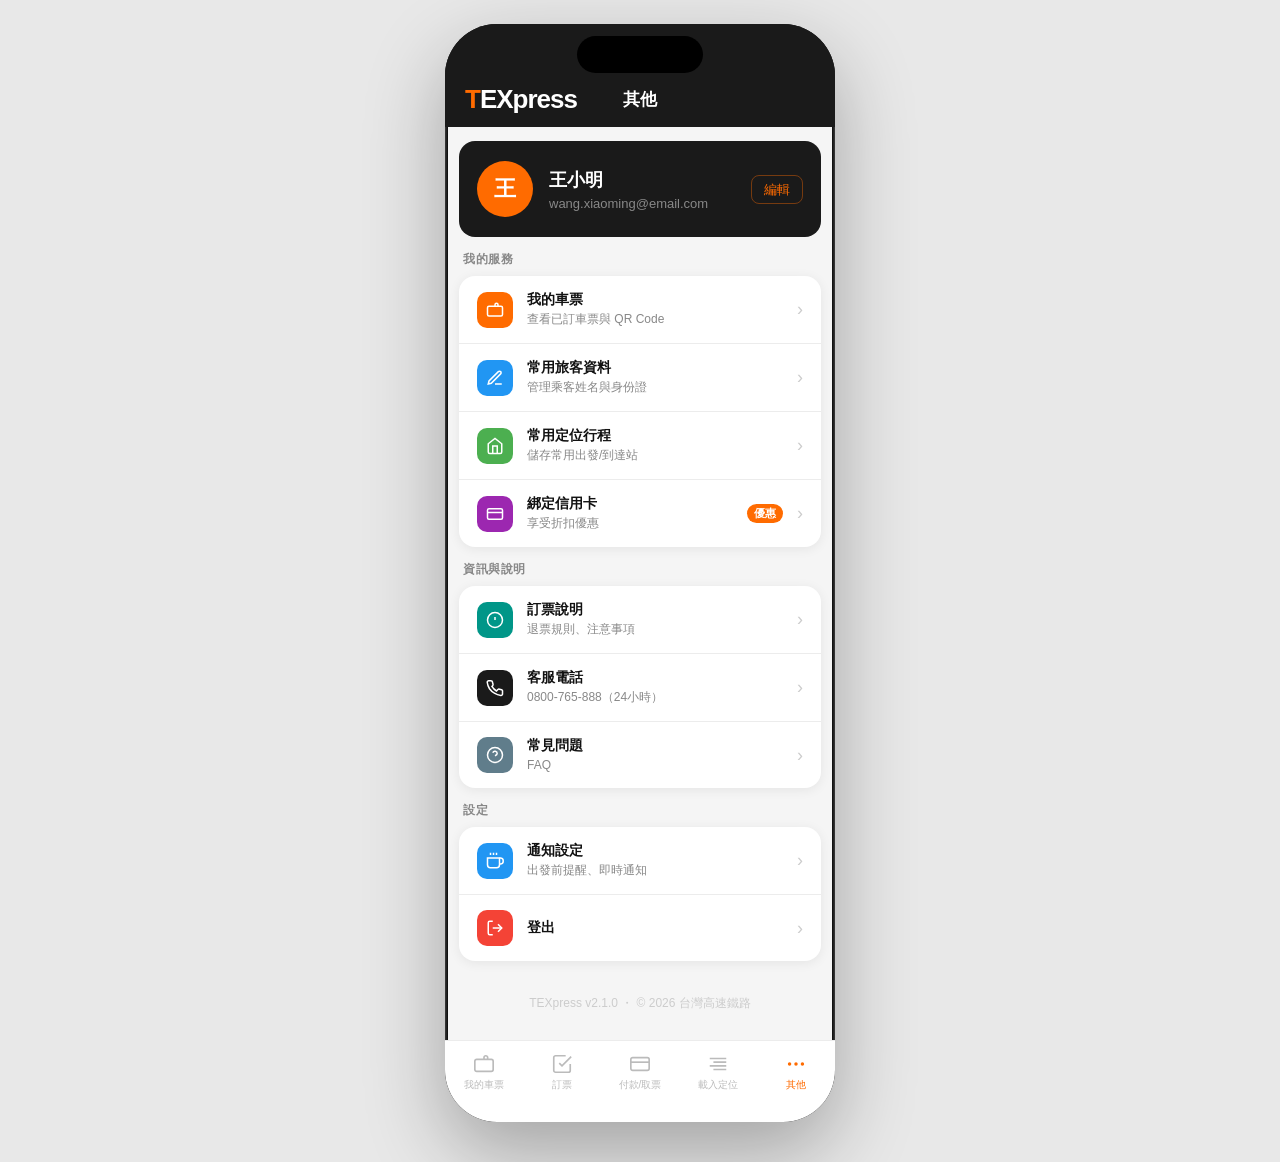
<file: frontend/pages/other.html>
<!DOCTYPE html>
<html lang="zh-Hant">
<head>
<meta charset="UTF-8">
<meta name="viewport" content="width=device-width, initial-scale=1.0">
<title>TEXpress | 其他</title>
<link rel="stylesheet" href="../css/style.css">
<style>
.user-card {
  background: var(--dark); border-radius: var(--radius); padding: 20px 18px;
  margin-bottom: 14px; display: flex; align-items: center; gap: 16px;
}
.avatar {
  width: 56px; height: 56px; border-radius: 50%;
  background: var(--orange); display: flex; align-items: center; justify-content: center;
  font-size: 22px; font-weight: 900; color: #fff; flex-shrink: 0;
}
.user-info h3 { color: #fff; font-size: 18px; font-weight: 700; margin-bottom: 4px; }
.user-info p { color: #888; font-size: 13px; }
.user-action { margin-left: auto; }
.user-action a { color: var(--orange); font-size: 13px; text-decoration: none; border: 1px solid rgba(255,107,0,0.4); padding: 6px 12px; border-radius: 8px; }

.menu-section { margin-bottom: 14px; }
.menu-label { font-size: 12px; color: var(--text3); font-weight: 600; padding: 0 4px 8px; text-transform: uppercase; letter-spacing: 0.5px; }
.menu-card { background: #fff; border-radius: var(--radius); box-shadow: var(--shadow); overflow: hidden; }
.menu-item {
  display: flex; align-items: center; padding: 15px 18px; border-bottom: 1px solid var(--border);
  text-decoration: none; cursor: pointer; transition: background 0.1s; gap: 14px;
}
.menu-item:last-child { border-bottom: none; }
.menu-item:hover { background: var(--gray-bg); }
.mi-icon {
  width: 36px; height: 36px; border-radius: 10px; display: flex; align-items: center; justify-content: center; flex-shrink: 0;
}
.mi-icon svg { width: 18px; height: 18px; stroke: #fff; fill: none; stroke-width: 2; }
.mi-blue { background: #2196F3; }
.mi-green { background: #4CAF50; }
.mi-orange { background: var(--orange); }
.mi-purple { background: #9C27B0; }
.mi-teal { background: #009688; }
.mi-red { background: #F44336; }
.mi-gray { background: #607D8B; }
.mi-dark { background: var(--dark); }
.menu-item-body { flex: 1; }
.menu-item-body strong { display: block; font-size: 14px; color: var(--text); font-weight: 600; }
.menu-item-body small { font-size: 12px; color: var(--text3); }
.mi-chevron { color: #ccc; font-size: 18px; }
.mi-badge { background: var(--orange); color: #fff; font-size: 11px; font-weight: 700; padding: 2px 7px; border-radius: 10px; }

.version-note { text-align: center; color: #ccc; font-size: 12px; padding: 20px; }
</style>
</head>
<body>
<div class="phone">
  <div class="island"></div>
  <div class="topbar">
    <div class="topbar-main">
      <div class="brand"><span>T</span>EXpress</div>
      <div class="topbar-title">其他</div>
    </div>
  </div>

  <div class="page-content">
    <!-- User card -->
    <div class="user-card">
      <div class="avatar">王</div>
      <div class="user-info">
        <h3>王小明</h3>
        <p>wang.xiaoming@email.com</p>
      </div>
      <div class="user-action">
        <a href="#">編輯</a>
      </div>
    </div>

    <!-- Services -->
    <div class="menu-section">
      <div class="menu-label">我的服務</div>
      <div class="menu-card">
        <a class="menu-item" href="my-ticket.html">
          <div class="mi-icon mi-orange"><svg viewBox="0 0 24 24"><rect x="2" y="7" width="20" height="13" rx="2"/><path d="M16 7V5a2 2 0 0 0-4 0v2"/></svg></div>
          <div class="menu-item-body"><strong>我的車票</strong><small>查看已訂車票與 QR Code</small></div>
          <div class="mi-chevron">›</div>
        </a>
        <a class="menu-item" href="#">
          <div class="mi-icon mi-blue"><svg viewBox="0 0 24 24"><path d="M12 20h9"/><path d="M16.5 3.5a2.121 2.121 0 0 1 3 3L7 19l-4 1 1-4L16.5 3.5z"/></svg></div>
          <div class="menu-item-body"><strong>常用旅客資料</strong><small>管理乘客姓名與身份證</small></div>
          <div class="mi-chevron">›</div>
        </a>
        <a class="menu-item" href="#">
          <div class="mi-icon mi-green"><svg viewBox="0 0 24 24"><path d="M3 9l9-7 9 7v11a2 2 0 0 1-2 2H5a2 2 0 0 1-2-2z"/><polyline points="9 22 9 12 15 12 15 22"/></svg></div>
          <div class="menu-item-body"><strong>常用定位行程</strong><small>儲存常用出發/到達站</small></div>
          <div class="mi-chevron">›</div>
        </a>
        <a class="menu-item" href="credit-card.html">
          <div class="mi-icon mi-purple"><svg viewBox="0 0 24 24"><rect x="2" y="5" width="20" height="14" rx="2"/><line x1="2" y1="10" x2="22" y2="10"/></svg></div>
          <div class="menu-item-body"><strong>綁定信用卡</strong><small>享受折扣優惠</small></div>
          <div class="mi-badge">優惠</div>
          <div class="mi-chevron">›</div>
        </a>
      </div>
    </div>

    <!-- Info -->
    <div class="menu-section">
      <div class="menu-label">資訊與說明</div>
      <div class="menu-card">
        <a class="menu-item" href="#">
          <div class="mi-icon mi-teal"><svg viewBox="0 0 24 24"><circle cx="12" cy="12" r="10"/><line x1="12" y1="8" x2="12" y2="12"/><line x1="12" y1="16" x2="12.01" y2="16" stroke-width="2.5"/></svg></div>
          <div class="menu-item-body"><strong>訂票說明</strong><small>退票規則、注意事項</small></div>
          <div class="mi-chevron">›</div>
        </a>
        <a class="menu-item" href="#">
          <div class="mi-icon mi-dark"><svg viewBox="0 0 24 24"><path d="M22 16.92v3a2 2 0 0 1-2.18 2 19.79 19.79 0 0 1-8.63-3.07A19.5 19.5 0 0 1 4.69 13a19.79 19.79 0 0 1-3.07-8.67A2 2 0 0 1 3.6 2.22h3a2 2 0 0 1 2 1.72c.127.96.361 1.903.7 2.81a2 2 0 0 1-.45 2.11L7.91 9.91a16 16 0 0 0 6.08 6.08l1.91-1.91a2 2 0 0 1 2.11-.45c.907.339 1.85.573 2.81.7A2 2 0 0 1 22 16.92z"/></svg></div>
          <div class="menu-item-body"><strong>客服電話</strong><small>0800-765-888（24小時）</small></div>
          <div class="mi-chevron">›</div>
        </a>
        <a class="menu-item" href="#">
          <div class="mi-icon mi-gray"><svg viewBox="0 0 24 24"><circle cx="12" cy="12" r="10"/><path d="M9.09 9a3 3 0 0 1 5.83 1c0 2-3 3-3 3"/><line x1="12" y1="17" x2="12.01" y2="17" stroke-width="2.5"/></svg></div>
          <div class="menu-item-body"><strong>常見問題</strong><small>FAQ</small></div>
          <div class="mi-chevron">›</div>
        </a>
      </div>
    </div>

    <!-- Settings -->
    <div class="menu-section">
      <div class="menu-label">設定</div>
      <div class="menu-card">
        <a class="menu-item" href="#">
          <div class="mi-icon mi-blue"><svg viewBox="0 0 24 24"><path d="M18 8h1a4 4 0 0 1 0 8h-1"/><path d="M2 8h16v9a4 4 0 0 1-4 4H6a4 4 0 0 1-4-4V8z"/><line x1="6" y1="1" x2="6" y2="4"/><line x1="10" y1="1" x2="10" y2="4"/><line x1="14" y1="1" x2="14" y2="4"/></svg></div>
          <div class="menu-item-body"><strong>通知設定</strong><small>出發前提醒、即時通知</small></div>
          <div class="mi-chevron">›</div>
        </a>
        <a class="menu-item" href="#">
          <div class="mi-icon mi-red"><svg viewBox="0 0 24 24"><path d="M9 21H5a2 2 0 0 1-2-2V5a2 2 0 0 1 2-2h4"/><polyline points="16 17 21 12 16 7"/><line x1="21" y1="12" x2="9" y2="12"/></svg></div>
          <div class="menu-item-body"><strong>登出</strong><small></small></div>
          <div class="mi-chevron">›</div>
        </a>
      </div>
    </div>

    <div class="version-note">TEXpress v2.1.0 ・ © 2026 台灣高速鐵路</div>
  </div>

  <nav class="bottom-nav">
    <a href="my-ticket.html" class="nav-item"><svg viewBox="0 0 24 24"><rect x="2" y="7" width="20" height="13" rx="2"/><path d="M16 7V5a2 2 0 0 0-4 0v2"/></svg>我的車票</a>
    <a href="booking.html" class="nav-item"><svg viewBox="0 0 24 24"><path d="M9 11l3 3L22 4"/><path d="M21 12v7a2 2 0 0 1-2 2H5a2 2 0 0 1-2-2V5a2 2 0 0 1 2-2h11"/></svg>訂票</a>
    <a href="payment.html" class="nav-item"><svg viewBox="0 0 24 24"><rect x="2" y="5" width="20" height="14" rx="2"/><line x1="2" y1="10" x2="22" y2="10"/></svg>付款/取票</a>
    <a href="free-seat.html" class="nav-item"><svg viewBox="0 0 24 24"><path d="M21 10H7M21 6H3M21 14H3M21 18H7"/></svg>載入定位</a>
    <a href="other.html" class="nav-item active"><svg viewBox="0 0 24 24"><circle cx="12" cy="12" r="1" fill="currentColor"/><circle cx="19" cy="12" r="1" fill="currentColor"/><circle cx="5" cy="12" r="1" fill="currentColor"/></svg>其他</a>
  </nav>
</div>
</body>
</html>
</file>
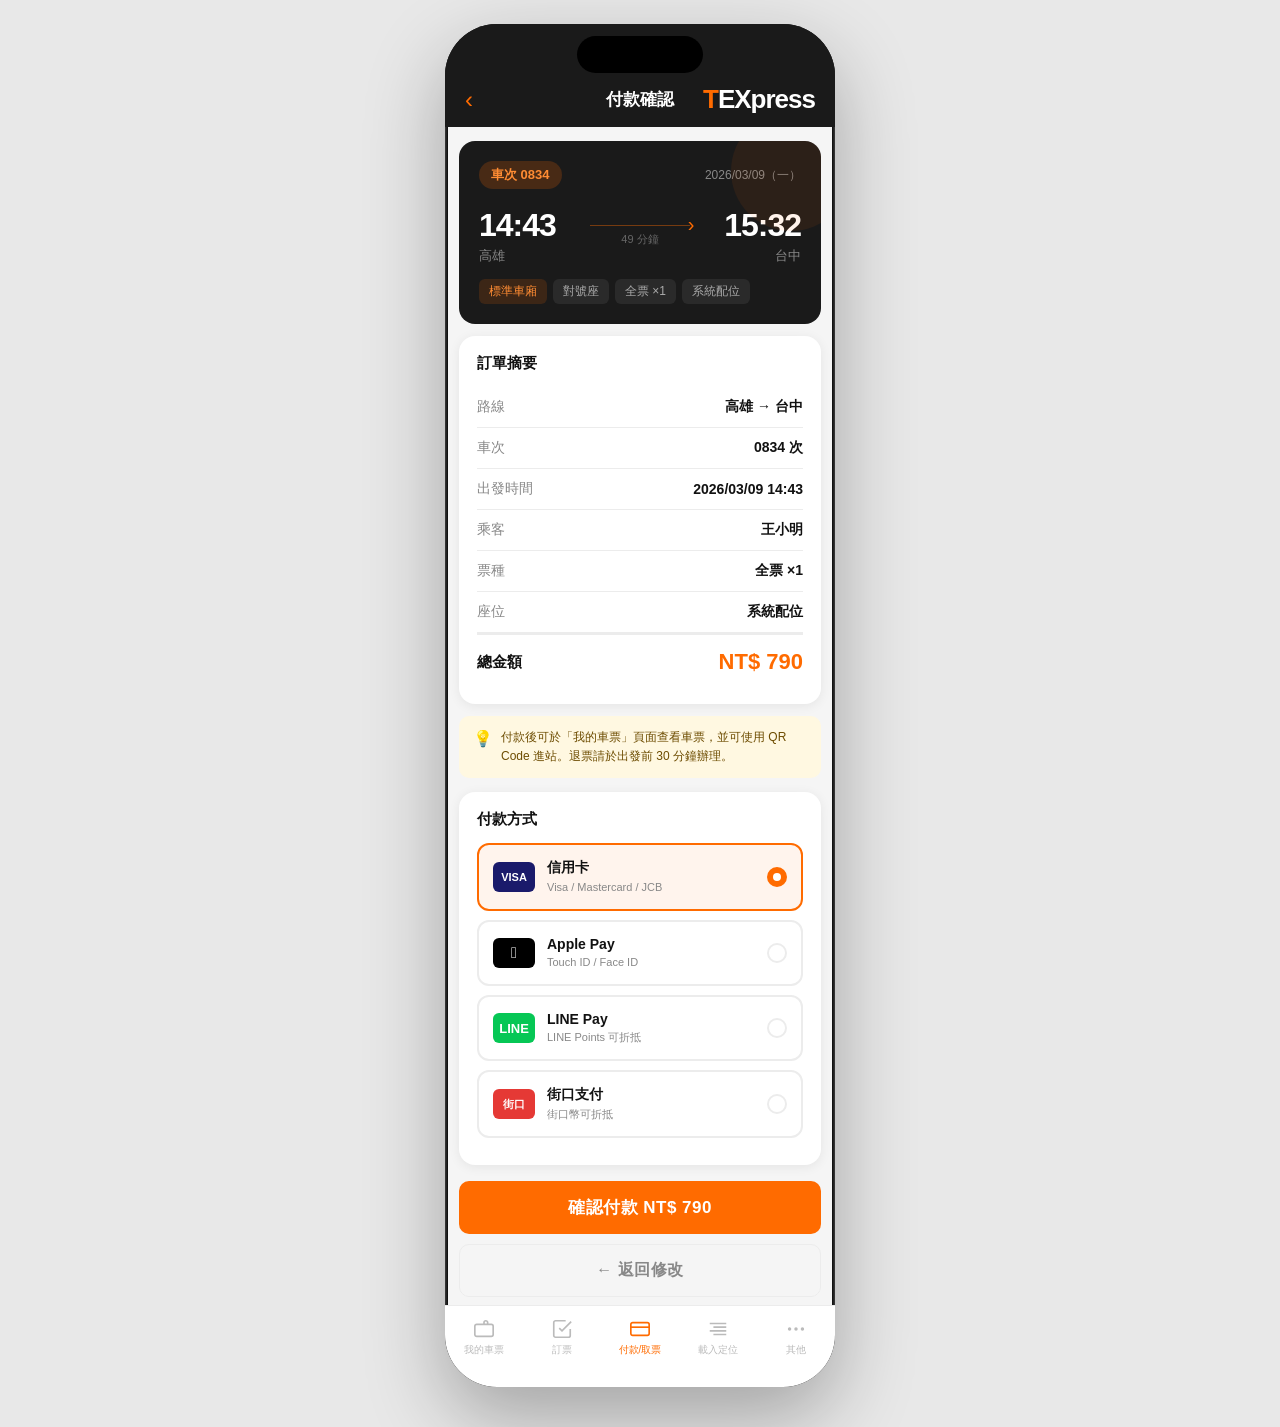
<file: frontend/pages/payment.html>
<!DOCTYPE html>
<html lang="zh-Hant">
<head>
<meta charset="UTF-8">
<meta name="viewport" content="width=device-width, initial-scale=1.0">
<title>TEXpress | 付款確認</title>
<link rel="stylesheet" href="../css/style.css">
<style>
.train-visual {
  background: var(--dark); border-radius: var(--radius); padding: 20px; margin-bottom: 12px;
  position: relative; overflow: hidden;
}
.train-visual::before {
  content: ''; position: absolute; right: -30px; top: -30px;
  width: 120px; height: 120px; border-radius: 50%;
  background: rgba(255,107,0,0.08);
}
.tv-top { display: flex; justify-content: space-between; align-items: center; margin-bottom: 18px; }
.tv-no { background: rgba(255,107,0,0.2); color: #FF8C33; font-size: 13px; font-weight: 700; padding: 5px 12px; border-radius: 20px; }
.tv-date { color: #888; font-size: 12px; }
.tv-route { display: flex; align-items: center; gap: 0; }
.tv-station { flex: 1; }
.tv-time { font-size: 32px; font-weight: 900; color: #fff; letter-spacing: -1px; }
.tv-city { font-size: 13px; color: #888; margin-top: 3px; }
.tv-right { text-align: right; }
.tv-middle { flex: 1; display: flex; flex-direction: column; align-items: center; gap: 6px; padding: 0 10px; }
.tv-line { width: 100%; height: 1.5px; background: rgba(255,107,0,0.4); position: relative; }
.tv-line::after { content: '›'; position: absolute; right: -4px; top: -12px; color: var(--orange); font-size: 20px; }
.tv-dur { font-size: 11px; color: #666; }
.tv-tags { display: flex; gap: 6px; margin-top: 14px; flex-wrap: wrap; }
.tv-tag { background: rgba(255,255,255,0.07); color: #aaa; font-size: 12px; padding: 4px 10px; border-radius: 6px; }
.tv-tag.hl { background: rgba(255,107,0,0.15); color: #FF8C33; }

.summary-row { display: flex; justify-content: space-between; align-items: center; padding: 11px 0; border-bottom: 1px solid var(--border); }
.summary-row:last-child { border-bottom: none; }
.summary-row span { color: var(--text3); font-size: 14px; }
.summary-row strong { color: var(--text); font-size: 14px; font-weight: 600; }
.total-row { border-top: 2px solid var(--border) !important; border-bottom: none !important; padding-top: 14px; }
.total-row span { color: var(--text); font-size: 15px; font-weight: 700; }
.total-row strong { color: var(--orange); font-size: 22px; font-weight: 900; }

.pay-option {
  display: flex; align-items: center; gap: 12px; padding: 14px;
  border: 2px solid var(--border); border-radius: 12px; cursor: pointer; margin-bottom: 9px;
  transition: all 0.2s;
}
.pay-option.selected { border-color: var(--orange); background: var(--orange-light); }
.pay-icon-box { width: 42px; height: 30px; border-radius: 6px; display: flex; align-items: center; justify-content: center; font-size: 11px; font-weight: 800; flex-shrink: 0; }
.pi-visa { background: #1a1a6b; color: #fff; }
.pi-apple { background: #000; color: #fff; font-size: 16px; }
.pi-line { background: #06C755; color: #fff; font-size: 13px; }
.pi-jko { background: #E53935; color: #fff; font-size: 11px; }
.pay-name { flex: 1; }
.pay-name strong { display: block; font-size: 14px; color: var(--text); font-weight: 600; }
.pay-name small { font-size: 11px; color: var(--text3); }
.radio { width: 20px; height: 20px; border-radius: 50%; border: 2px solid var(--border); flex-shrink: 0; display: flex; align-items: center; justify-content: center; transition: all 0.2s; }
.radio.on { border-color: var(--orange); background: var(--orange); }
.radio.on::after { content: ''; width: 8px; height: 8px; background: #fff; border-radius: 50%; }

.notice { background: #fff8e1; border-radius: 10px; padding: 12px 14px; margin-bottom: 14px; display: flex; gap: 8px; align-items: flex-start; }
.notice-icon { font-size: 16px; flex-shrink: 0; margin-top: 1px; }
.notice p { font-size: 12px; color: #6d4c00; line-height: 1.6; }

.loading-overlay { display: none; position: fixed; inset: 0; background: rgba(0,0,0,0.5); z-index: 999; align-items: center; justify-content: center; }
.loading-overlay.show { display: flex; }
.loading-box { background: #fff; border-radius: 20px; padding: 32px; text-align: center; width: 240px; }
.spinner { width: 44px; height: 44px; border: 3px solid #f0f0f0; border-top-color: var(--orange); border-radius: 50%; animation: spin 0.8s linear infinite; margin: 0 auto 16px; }
@keyframes spin { to { transform: rotate(360deg); } }
.loading-box p { color: var(--text2); font-size: 14px; }
</style>
</head>
<body>
<div class="phone">
  <div class="island"></div>
  <div class="topbar">
    <div class="topbar-main">
      <a class="topbar-back" href="train-list.html">‹</a>
      <div class="topbar-title">付款確認</div>
      <div class="brand" style="margin-left:auto"><span>T</span>EXpress</div>
    </div>
  </div>

  <div class="page-content">
    <!-- Train visual -->
    <div class="train-visual">
      <div class="tv-top">
        <div class="tv-no">車次 0834</div>
        <div class="tv-date">2026/03/09（一）</div>
      </div>
      <div class="tv-route">
        <div class="tv-station">
          <div class="tv-time">14:43</div>
          <div class="tv-city">高雄</div>
        </div>
        <div class="tv-middle">
          <div class="tv-line"></div>
          <div class="tv-dur">49 分鐘</div>
        </div>
        <div class="tv-station tv-right">
          <div class="tv-time">15:32</div>
          <div class="tv-city">台中</div>
        </div>
      </div>
      <div class="tv-tags">
        <div class="tv-tag hl">標準車廂</div>
        <div class="tv-tag">對號座</div>
        <div class="tv-tag">全票 ×1</div>
        <div class="tv-tag">系統配位</div>
      </div>
    </div>

    <!-- Order summary -->
    <div class="card" style="margin-bottom:12px">
      <div class="card-title">訂單摘要</div>
      <div class="summary-row"><span>路線</span><strong>高雄 → 台中</strong></div>
      <div class="summary-row"><span>車次</span><strong>0834 次</strong></div>
      <div class="summary-row"><span>出發時間</span><strong>2026/03/09 14:43</strong></div>
      <div class="summary-row"><span>乘客</span><strong>王小明</strong></div>
      <div class="summary-row"><span>票種</span><strong>全票 ×1</strong></div>
      <div class="summary-row"><span>座位</span><strong>系統配位</strong></div>
      <div class="summary-row total-row"><span>總金額</span><strong>NT$ 790</strong></div>
    </div>

    <!-- Notice -->
    <div class="notice">
      <div class="notice-icon">💡</div>
      <p>付款後可於「我的車票」頁面查看車票，並可使用 QR Code 進站。退票請於出發前 30 分鐘辦理。</p>
    </div>

    <!-- Payment methods -->
    <div class="card" style="margin-bottom:16px">
      <div class="card-title">付款方式</div>
      <div class="pay-option selected" onclick="selectPay(this)">
        <div class="pay-icon-box pi-visa">VISA</div>
        <div class="pay-name"><strong>信用卡</strong><small>Visa / Mastercard / JCB</small></div>
        <div class="radio on"></div>
      </div>
      <div class="pay-option" onclick="selectPay(this)">
        <div class="pay-icon-box pi-apple">&#xF8FF;</div>
        <div class="pay-name"><strong>Apple Pay</strong><small>Touch ID / Face ID</small></div>
        <div class="radio"></div>
      </div>
      <div class="pay-option" onclick="selectPay(this)">
        <div class="pay-icon-box pi-line">LINE</div>
        <div class="pay-name"><strong>LINE Pay</strong><small>LINE Points 可折抵</small></div>
        <div class="radio"></div>
      </div>
      <div class="pay-option" onclick="selectPay(this)">
        <div class="pay-icon-box pi-jko">街口</div>
        <div class="pay-name"><strong>街口支付</strong><small>街口幣可折抵</small></div>
        <div class="radio"></div>
      </div>
    </div>

    <button class="btn btn-primary" style="font-size:17px;margin-bottom:10px" onclick="confirmPay()">確認付款 NT$ 790</button>
    <a class="btn btn-ghost" href="train-list.html">← 返回修改</a>
  </div>

  <nav class="bottom-nav">
    <a href="my-ticket.html" class="nav-item"><svg viewBox="0 0 24 24"><rect x="2" y="7" width="20" height="13" rx="2"/><path d="M16 7V5a2 2 0 0 0-4 0v2"/></svg>我的車票</a>
    <a href="booking.html" class="nav-item"><svg viewBox="0 0 24 24"><path d="M9 11l3 3L22 4"/><path d="M21 12v7a2 2 0 0 1-2 2H5a2 2 0 0 1-2-2V5a2 2 0 0 1 2-2h11"/></svg>訂票</a>
    <a href="payment.html" class="nav-item active"><svg viewBox="0 0 24 24"><rect x="2" y="5" width="20" height="14" rx="2"/><line x1="2" y1="10" x2="22" y2="10"/></svg>付款/取票</a>
    <a href="free-seat.html" class="nav-item"><svg viewBox="0 0 24 24"><path d="M21 10H7M21 6H3M21 14H3M21 18H7"/></svg>載入定位</a>
    <a href="other.html" class="nav-item"><svg viewBox="0 0 24 24"><circle cx="12" cy="12" r="1" fill="currentColor"/><circle cx="19" cy="12" r="1" fill="currentColor"/><circle cx="5" cy="12" r="1" fill="currentColor"/></svg>其他</a>
  </nav>
</div>

<div class="loading-overlay" id="loading">
  <div class="loading-box">
    <div class="spinner"></div>
    <p>付款處理中...</p>
  </div>
</div>

<script>
function selectPay(el){
  document.querySelectorAll('.pay-option').forEach(o => {
    o.classList.remove('selected');
    const r = o.querySelector('.radio');
    r.classList.remove('on'); r.innerHTML = '';
  });
  el.classList.add('selected');
  const r = el.querySelector('.radio');
  r.classList.add('on');
}

function confirmPay(){
  document.getElementById('loading').classList.add('show');
  setTimeout(() => { window.location.href = 'my-ticket.html'; }, 2000);
}
</script>
</body>
</html>
</file>
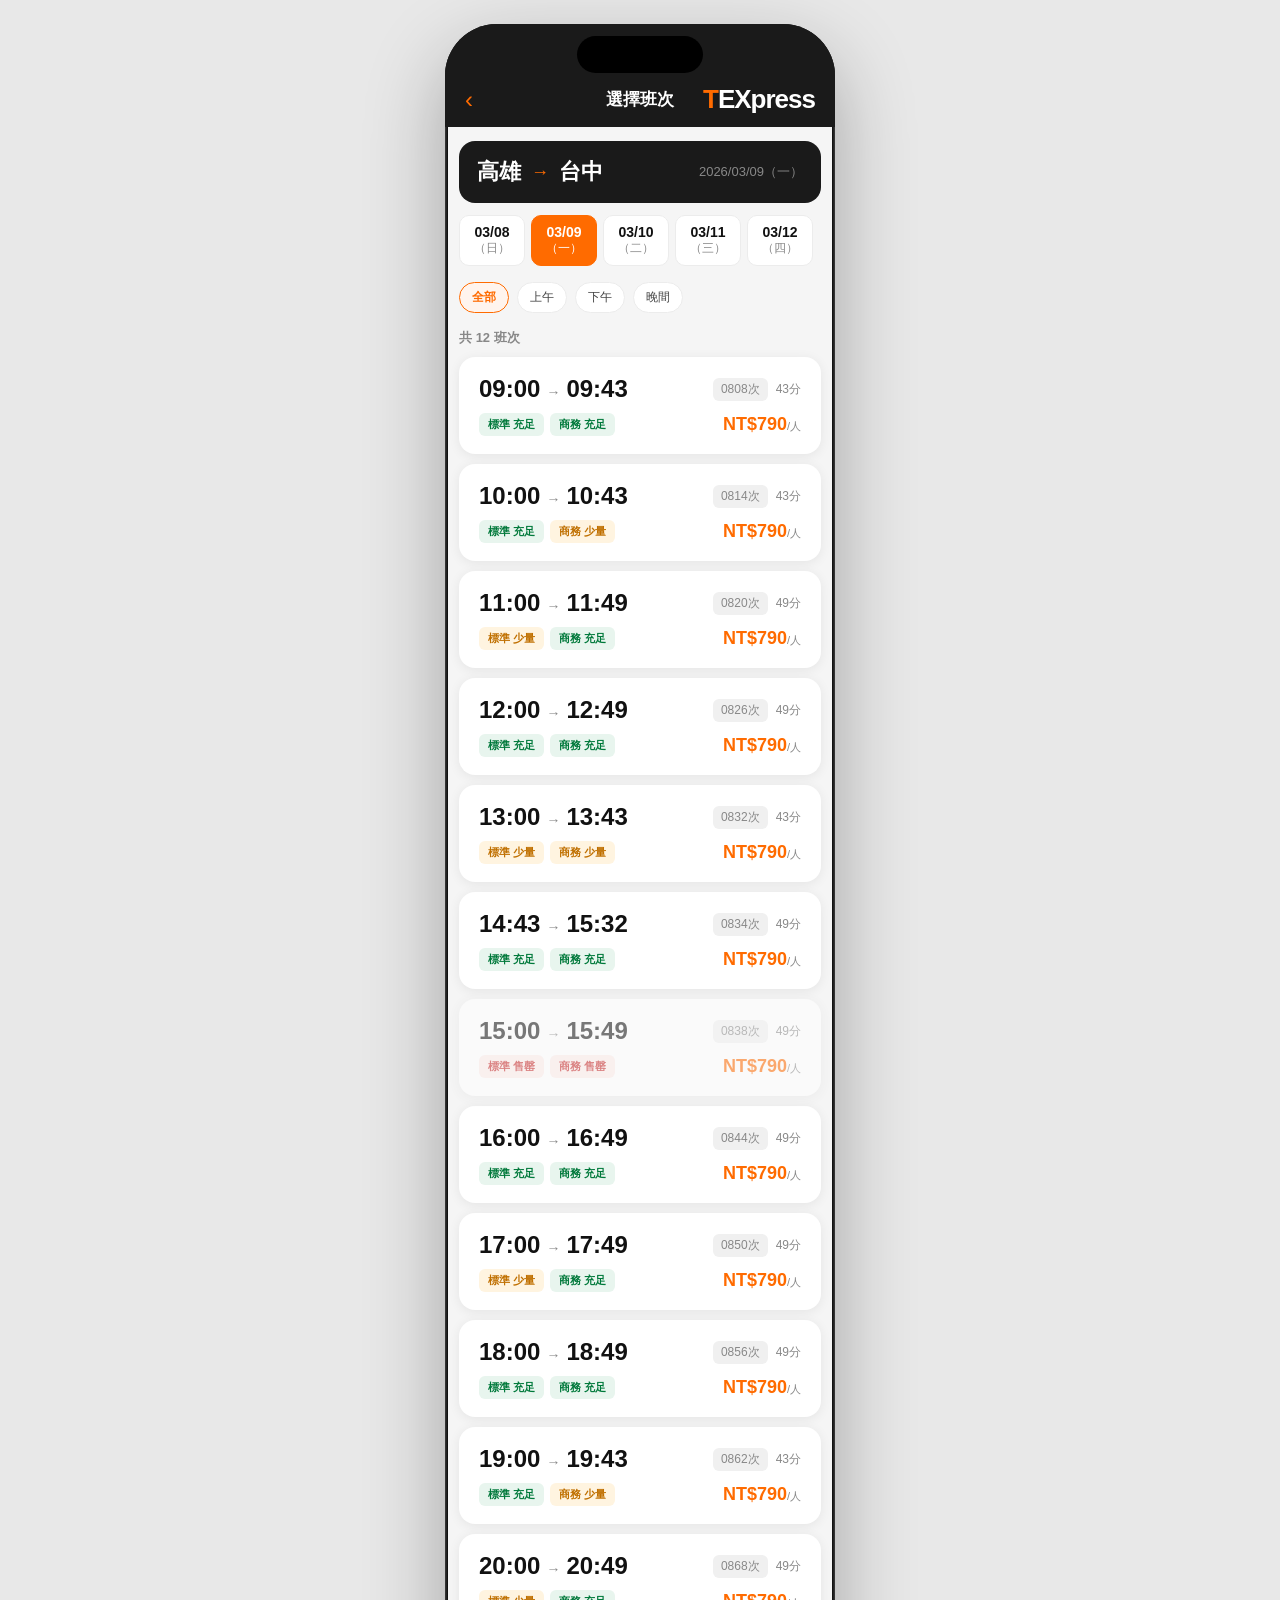
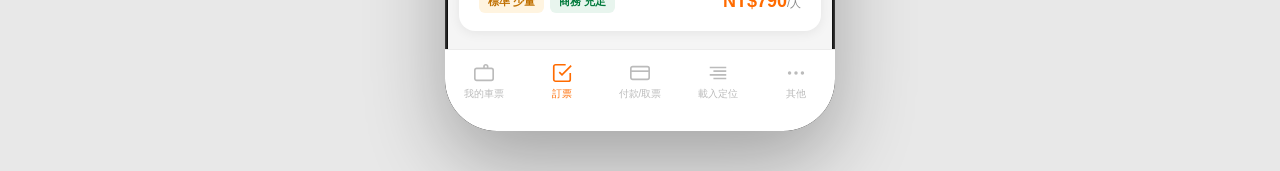
<file: frontend/pages/train-list.html>
<!DOCTYPE html>
<html lang="zh-Hant">
<head>
<meta charset="UTF-8">
<meta name="viewport" content="width=device-width, initial-scale=1.0">
<title>TEXpress | 班次選擇</title>
<link rel="stylesheet" href="../css/style.css">
<style>
.route-header {
  background: var(--dark); border-radius: var(--radius); padding: 16px 18px;
  margin-bottom: 12px; display: flex; align-items: center; justify-content: space-between;
}
.rh-stations { display: flex; align-items: center; gap: 10px; }
.rh-city { font-size: 22px; font-weight: 800; color: #fff; }
.rh-arrow { color: var(--orange); font-size: 18px; }
.rh-date { font-size: 13px; color: #888; }

.date-tabs {
  display: flex; gap: 6px; margin-bottom: 12px; overflow-x: auto; padding-bottom: 4px;
}
.date-tabs::-webkit-scrollbar { display: none; }
.date-tab {
  flex-shrink: 0; background: #fff; border: 1.5px solid var(--border); border-radius: 10px;
  padding: 8px 14px; cursor: pointer; text-align: center; transition: all 0.15s;
}
.date-tab.active { background: var(--orange); border-color: var(--orange); }
.date-tab span { display: block; font-size: 12px; color: var(--text3); }
.date-tab strong { display: block; font-size: 14px; color: var(--text); }
.date-tab.active span, .date-tab.active strong { color: #fff; }

.filter-row {
  display: flex; gap: 8px; margin-bottom: 12px;
}
.filter-chip {
  background: #fff; border: 1px solid var(--border); border-radius: 20px; padding: 6px 12px;
  font-size: 12px; color: var(--text2); cursor: pointer; transition: all 0.15s; white-space: nowrap;
}
.filter-chip.active { background: var(--orange-light); border-color: var(--orange); color: var(--orange); font-weight: 600; }

.train-item {
  background: #fff; border-radius: var(--radius); padding: 16px 18px; margin-bottom: 10px;
  box-shadow: var(--shadow); cursor: pointer; transition: all 0.2s; border: 2px solid transparent;
  text-decoration: none; display: block;
}
.train-item:hover { border-color: var(--orange); box-shadow: var(--shadow-lg); }
.train-item.sold-out { opacity: 0.55; cursor: not-allowed; }

.train-main { display: flex; align-items: center; gap: 8px; margin-bottom: 10px; }
.train-times { display: flex; align-items: baseline; gap: 6px; flex: 1; }
.t-dep { font-size: 24px; font-weight: 800; color: var(--text); }
.t-arr { font-size: 24px; font-weight: 800; color: var(--text); }
.t-sep { color: var(--text3); font-size: 14px; }
.train-meta { display: flex; align-items: center; gap: 8px; }
.train-no { font-size: 12px; background: var(--gray-light); color: var(--text3); padding: 3px 8px; border-radius: 6px; }
.train-dur { font-size: 12px; color: var(--text3); }

.train-bottom { display: flex; align-items: center; justify-content: space-between; }
.seat-badges { display: flex; gap: 6px; }
.seat-badge {
  font-size: 11px; padding: 4px 9px; border-radius: 6px; font-weight: 600;
}
.badge-ok { background: #e8f5ee; color: #00793b; }
.badge-few { background: #fff4e0; color: #c07000; }
.badge-no { background: #fdecea; color: #c62828; }
.train-price { font-size: 18px; font-weight: 800; color: var(--orange); }
.train-price small { font-size: 11px; font-weight: 400; color: var(--text3); }

.section-label { font-size: 13px; color: var(--text3); padding: 4px 0 10px; font-weight: 600; }

.no-trains { text-align: center; padding: 40px 20px; color: var(--text3); }
.no-trains svg { width: 48px; height: 48px; margin: 0 auto 12px; display: block; stroke: #ccc; fill: none; }
</style>
</head>
<body>
<div class="phone">
  <div class="island"></div>
  <div class="topbar">
    <div class="topbar-main">
      <a class="topbar-back" href="booking.html">‹</a>
      <div class="topbar-title">選擇班次</div>
      <div class="brand" style="margin-left:auto"><span>T</span>EXpress</div>
    </div>
  </div>

  <div class="page-content">
    <div class="route-header">
      <div class="rh-stations">
        <div class="rh-city" id="rh-dep">高雄</div>
        <div class="rh-arrow">→</div>
        <div class="rh-city" id="rh-arr">台中</div>
      </div>
      <div class="rh-date">2026/03/09（一）</div>
    </div>

    <!-- Date tabs -->
    <div class="date-tabs" id="date-tabs"></div>

    <!-- Filters -->
    <div class="filter-row">
      <div class="filter-chip active" onclick="filterTime('all',this)">全部</div>
      <div class="filter-chip" onclick="filterTime('morning',this)">上午</div>
      <div class="filter-chip" onclick="filterTime('afternoon',this)">下午</div>
      <div class="filter-chip" onclick="filterTime('evening',this)">晚間</div>
    </div>

    <div class="section-label">共 <span id="count">12</span> 班次</div>
    <div id="train-list"></div>
  </div>

  <nav class="bottom-nav">
    <a href="my-ticket.html" class="nav-item"><svg viewBox="0 0 24 24"><rect x="2" y="7" width="20" height="13" rx="2"/><path d="M16 7V5a2 2 0 0 0-4 0v2"/></svg>我的車票</a>
    <a href="booking.html" class="nav-item active"><svg viewBox="0 0 24 24"><path d="M9 11l3 3L22 4"/><path d="M21 12v7a2 2 0 0 1-2 2H5a2 2 0 0 1-2-2V5a2 2 0 0 1 2-2h11"/></svg>訂票</a>
    <a href="payment.html" class="nav-item"><svg viewBox="0 0 24 24"><rect x="2" y="5" width="20" height="14" rx="2"/><line x1="2" y1="10" x2="22" y2="10"/></svg>付款/取票</a>
    <a href="free-seat.html" class="nav-item"><svg viewBox="0 0 24 24"><path d="M21 10H7M21 6H3M21 14H3M21 18H7"/></svg>載入定位</a>
    <a href="other.html" class="nav-item"><svg viewBox="0 0 24 24"><circle cx="12" cy="12" r="1" fill="currentColor"/><circle cx="19" cy="12" r="1" fill="currentColor"/><circle cx="5" cy="12" r="1" fill="currentColor"/></svg>其他</a>
  </nav>
</div>
<script>
const TRAINS = [
  {no:'0808', dep:'09:00', arr:'09:43', dur:'43分', price:790, std:'充足', bus:'充足'},
  {no:'0814', dep:'10:00', arr:'10:43', dur:'43分', price:790, std:'充足', bus:'少量'},
  {no:'0820', dep:'11:00', arr:'11:49', dur:'49分', price:790, std:'少量', bus:'充足'},
  {no:'0826', dep:'12:00', arr:'12:49', dur:'49分', price:790, std:'充足', bus:'充足'},
  {no:'0832', dep:'13:00', arr:'13:43', dur:'43分', price:790, std:'少量', bus:'少量'},
  {no:'0834', dep:'14:43', arr:'15:32', dur:'49分', price:790, std:'充足', bus:'充足'},
  {no:'0838', dep:'15:00', arr:'15:49', dur:'49分', price:790, std:'售罄', bus:'售罄'},
  {no:'0844', dep:'16:00', arr:'16:49', dur:'49分', price:790, std:'充足', bus:'充足'},
  {no:'0850', dep:'17:00', arr:'17:49', dur:'49分', price:790, std:'少量', bus:'充足'},
  {no:'0856', dep:'18:00', arr:'18:49', dur:'49分', price:790, std:'充足', bus:'充足'},
  {no:'0862', dep:'19:00', arr:'19:43', dur:'43分', price:790, std:'充足', bus:'少量'},
  {no:'0868', dep:'20:00', arr:'20:49', dur:'49分', price:790, std:'少量', bus:'充足'},
];

let currentFilter = 'all';

function badgeClass(s){ return s==='充足'?'badge-ok':s==='少量'?'badge-few':'badge-no'; }

function renderTrains(list){
  const el = document.getElementById('train-list');
  document.getElementById('count').textContent = list.length;
  if(!list.length){
    el.innerHTML = `<div class="no-trains"><svg viewBox="0 0 24 24" stroke-width="1.5"><circle cx="12" cy="12" r="10"/><line x1="12" y1="8" x2="12" y2="12"/><line x1="12" y1="16" x2="12.01" y2="16" stroke-width="2.5"/></svg>此時段無班次</div>`;
    return;
  }
  el.innerHTML = list.map(t => {
    const soldOut = t.std==='售罄' && t.bus==='售罄';
    return `<a class="train-item${soldOut?' sold-out':''}" href="${soldOut?'#':'payment.html'}" onclick="${soldOut?'event.preventDefault();alert(\"此班次已售罄\")':''}">
      <div class="train-main">
        <div class="train-times">
          <span class="t-dep">${t.dep}</span>
          <span class="t-sep">→</span>
          <span class="t-arr">${t.arr}</span>
        </div>
        <div class="train-meta">
          <span class="train-no">${t.no}次</span>
          <span class="train-dur">${t.dur}</span>
        </div>
      </div>
      <div class="train-bottom">
        <div class="seat-badges">
          <span class="seat-badge ${badgeClass(t.std)}">標準 ${t.std}</span>
          <span class="seat-badge ${badgeClass(t.bus)}">商務 ${t.bus}</span>
        </div>
        <div class="train-price">NT$${t.price}<small>/人</small></div>
      </div>
    </a>`;
  }).join('');
}

function filterTime(t, el){
  currentFilter = t;
  document.querySelectorAll('.filter-chip').forEach(c => c.classList.remove('active'));
  el.classList.add('active');
  let list = TRAINS;
  if(t==='morning') list = TRAINS.filter(x => parseInt(x.dep) < 12);
  else if(t==='afternoon') list = TRAINS.filter(x => parseInt(x.dep) >= 12 && parseInt(x.dep) < 18);
  else if(t==='evening') list = TRAINS.filter(x => parseInt(x.dep) >= 18);
  renderTrains(list);
}

// Date tabs
const dates = ['03/08','03/09','03/10','03/11','03/12'];
const days = ['日','一','二','三','四'];
const tabEl = document.getElementById('date-tabs');
tabEl.innerHTML = dates.map((d,i)=>`
  <div class="date-tab${i===1?' active':''}" onclick="document.querySelectorAll('.date-tab').forEach(t=>t.classList.remove('active'));this.classList.add('active')">
    <strong>${d}</strong><span>（${days[i]}）</span>
  </div>`).join('');

renderTrains(TRAINS);
</script>
</body>
</html>
</file>
<file: frontend/css/style.css>
/* ===== TEXpress Global Styles ===== */
*, *::before, *::after { box-sizing: border-box; margin: 0; padding: 0; }

:root {
  --orange: #FF6B00;
  --orange-dark: #e55e00;
  --orange-light: #fff4ed;
  --dark: #1a1a1a;
  --dark2: #2d2d2d;
  --gray-bg: #f5f5f5;
  --gray-mid: #888;
  --gray-light: #f0f0f0;
  --border: #ececec;
  --green: #00A551;
  --text: #111;
  --text2: #444;
  --text3: #888;
  --radius: 16px;
  --radius-sm: 10px;
  --shadow: 0 2px 12px rgba(0,0,0,0.07);
  --shadow-lg: 0 4px 24px rgba(0,0,0,0.12);
}

body {
  background: #e8e8e8;
  display: flex;
  justify-content: center;
  align-items: flex-start;
  min-height: 100vh;
  font-family: -apple-system, 'PingFang TC', 'Noto Sans TC', 'Microsoft JhengHei', sans-serif;
  padding: 24px 0 40px;
}

/* ===== PHONE SHELL ===== */
.phone {
  width: 390px;
  background: var(--gray-bg);
  border-radius: 52px;
  overflow: hidden;
  box-shadow:
    0 30px 80px rgba(0,0,0,0.3),
    inset 0 0 0 1.5px #333,
    inset 0 0 0 3px #111;
  min-height: 844px;
  display: flex;
  flex-direction: column;
  position: relative;
}

/* Dynamic Island */
.island {
  position: absolute;
  top: 12px; left: 50%; transform: translateX(-50%);
  width: 126px; height: 37px;
  background: #000;
  border-radius: 20px;
  z-index: 100;
}

/* ===== TOPBAR ===== */
.topbar {
  background: var(--dark);
  padding-top: 60px;
  position: relative;
  z-index: 10;
  flex-shrink: 0;
}

.topbar-main {
  display: flex;
  align-items: center;
  padding: 0 20px 12px;
}

.brand {
  font-size: 26px;
  font-weight: 900;
  color: #fff;
  letter-spacing: -1px;
}
.brand span { color: var(--orange); }

.topbar-actions {
  display: flex;
  gap: 16px;
  margin-left: auto;
}
.topbar-actions button {
  background: none;
  border: none;
  cursor: pointer;
  padding: 4px;
  display: flex;
  align-items: center;
  justify-content: center;
}
.topbar-actions svg {
  width: 22px; height: 22px;
  stroke: #fff; fill: none; stroke-width: 1.8;
}

.topbar-back {
  color: var(--orange);
  font-size: 24px;
  text-decoration: none;
  margin-right: 10px;
  line-height: 1;
}

.topbar-title {
  font-size: 17px;
  color: #fff;
  font-weight: 600;
  position: absolute;
  left: 50%; transform: translateX(-50%);
}

/* Tab Nav */
.top-tabs {
  display: flex;
  border-top: 1px solid rgba(255,255,255,0.08);
}
.top-tabs a {
  flex: 1;
  text-align: center;
  color: #888;
  text-decoration: none;
  font-size: 13.5px;
  padding: 11px 4px 13px;
  border-bottom: 2.5px solid transparent;
  transition: all 0.2s;
  white-space: nowrap;
}
.top-tabs a.active {
  color: var(--orange);
  border-bottom-color: var(--orange);
  font-weight: 700;
}

/* ===== PAGE CONTENT ===== */
.page-content {
  flex: 1;
  overflow-y: auto;
  padding: 14px 14px 90px;
}
.page-content::-webkit-scrollbar { display: none; }

/* ===== BOTTOM NAV ===== */
.bottom-nav {
  position: absolute;
  bottom: 0; left: 0; right: 0;
  background: #fff;
  border-top: 1px solid var(--border);
  display: flex;
  padding: 8px 0 26px;
  z-index: 50;
}
.nav-item {
  flex: 1;
  display: flex;
  flex-direction: column;
  align-items: center;
  gap: 3px;
  text-decoration: none;
  color: #bbb;
  font-size: 10px;
  padding: 4px 2px;
  transition: color 0.2s;
}
.nav-item.active { color: var(--orange); }
.nav-item svg { width: 22px; height: 22px; stroke: currentColor; fill: none; stroke-width: 1.8; }

/* ===== CARDS ===== */
.card {
  background: #fff;
  border-radius: var(--radius);
  padding: 18px;
  box-shadow: var(--shadow);
  margin-bottom: 12px;
}
.card-title {
  font-size: 15px;
  font-weight: 700;
  color: var(--text);
  margin-bottom: 14px;
}

/* ===== BUTTONS ===== */
.btn {
  display: block;
  width: 100%;
  text-align: center;
  border: none;
  border-radius: var(--radius-sm);
  padding: 15px;
  font-size: 16px;
  font-weight: 700;
  font-family: inherit;
  cursor: pointer;
  text-decoration: none;
  transition: all 0.15s;
  letter-spacing: 0.5px;
}
.btn-primary { background: var(--orange); color: #fff; }
.btn-primary:hover { background: var(--orange-dark); }
.btn-dark { background: var(--dark); color: #fff; }
.btn-dark:hover { background: var(--dark2); }
.btn-ghost {
  background: transparent; color: var(--text3);
  border: 1px solid var(--border);
}
.btn-ghost:hover { background: var(--gray-light); }

/* ===== FORM FIELDS ===== */
.field-row {
  display: flex;
  align-items: center;
  padding: 13px 0;
  border-bottom: 1px solid var(--border);
  gap: 12px;
  cursor: pointer;
  transition: background 0.1s;
}
.field-row:active { background: #fafafa; }
.field-icon { width: 20px; height: 20px; flex-shrink: 0; stroke: var(--text3); fill: none; stroke-width: 1.8; }
.field-body { flex: 1; }
.field-label { font-size: 11px; color: var(--text3); margin-bottom: 3px; }
.field-val { font-size: 15px; color: var(--text); font-weight: 500; }
.field-chevron { color: #ccc; font-size: 18px; line-height: 1; }

/* ===== STATUS ===== */
.dot-green { width: 8px; height: 8px; background: var(--green); border-radius: 50%; display: inline-block; }
</file>
